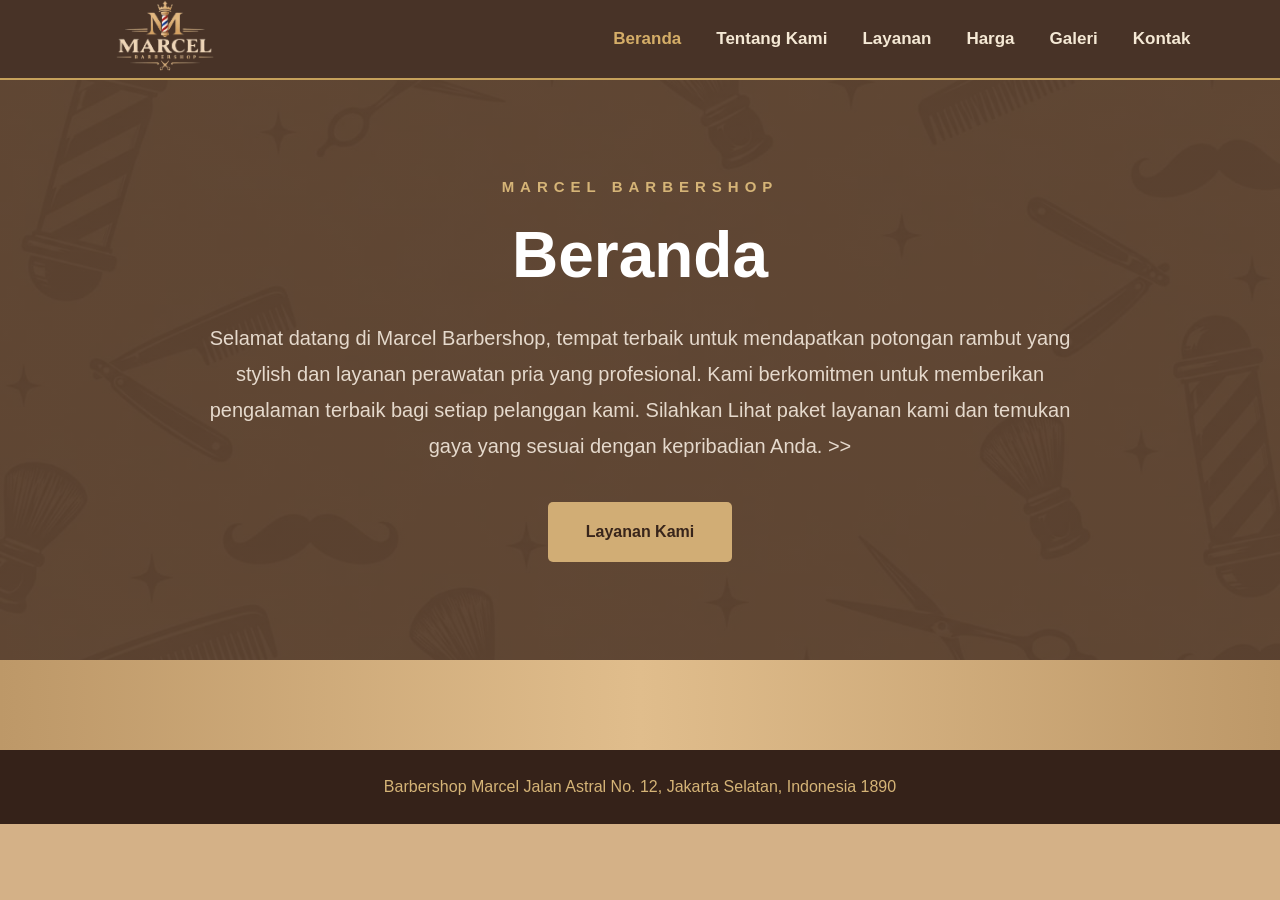
<file: index.html>
<!DOCTYPE html>
<html lang="id">

<head>
    <meta charset="UTF-8">
    <meta name="viewport" content="width=device-width, initial-scale=1.0">
    <title>Marcel Barbershop</title>
    <link rel="stylesheet" href="/assets/styles/global.css">
    <link rel="stylesheet" href="/assets/styles/index.css">
</head>

<body>

    <!-- HEADER -->
    <header>


        <!-- LOGO -->
        
        <!-- NAV -->
        <nav>
            <div class="logo">
                <a href="index.html">
                    <img src="/assets/images/logo/logo_barber_marcel-removebg-preview.png"
                         alt="Marcel Barbershop">
                </a>
            </div>
            
            <div class="menu">
                <a href="index.html" class="active">Beranda</a>
                <a href="/assets/pages/about.html">Tentang Kami</a>
                <a href="/assets/pages/product.html">Layanan</a>
                <a href="/assets/pages/pricing.html">Harga</a>
                <a href="/assets/pages/gallery.html">Galeri</a>
                <a href="/assets/pages/contact.html">Kontak</a>
            </div>


        </nav>

    </header>


    <!-- HERO  -->
    <section class="hero">

        <div class="hero-content">

            <h4>
                MARCEL BARBERSHOP
            </h4>

            <h1>
                Beranda
            </h1>

            <p>
                Selamat datang di Marcel Barbershop, tempat terbaik untuk mendapatkan potongan rambut yang stylish dan layanan 
                perawatan pria yang profesional. Kami berkomitmen untuk memberikan pengalaman terbaik bagi setiap pelanggan kami. Silahkan 
                Lihat paket layanan kami dan temukan gaya yang sesuai dengan kepribadian Anda. >>
            </p>

            <a href="/assets/pages/product.html" class="btn">
                Layanan Kami
            </a>

        </div>

    </section>


    <section class="bottom-section">
    </section>


    <!-- FOOTER -->
    <footer>

        <p>
            Barbershop Marcel  Jalan Astral No. 12, Jakarta Selatan, Indonesia  1890
        </p>

    </footer>

</body>
</html>
</file>
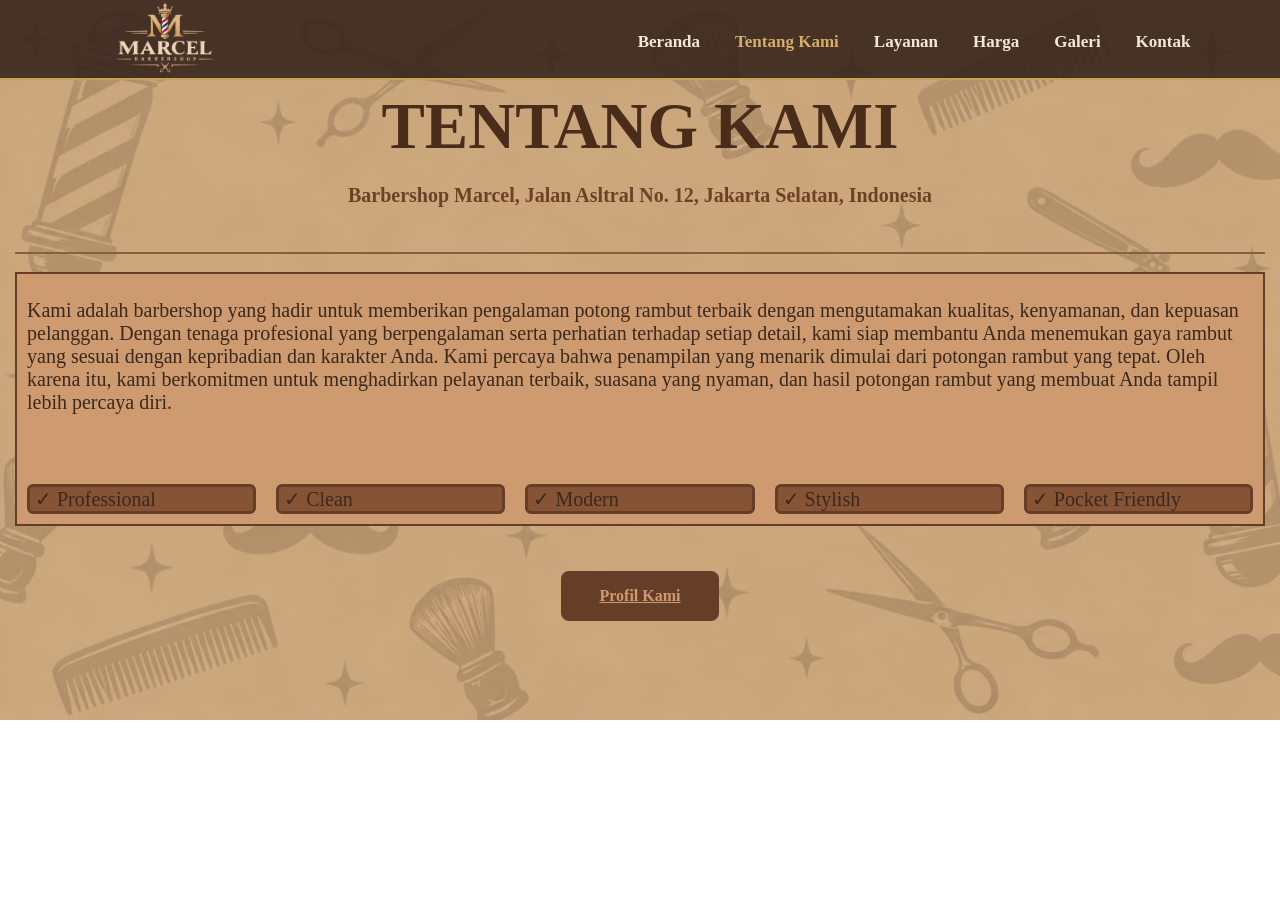
<file: assets/pages/about.html>
<!DOCTYPE html>
<html lang="en">

<head>
    <meta charset="UTF-8">
    <meta name="viewport" content="width=device-width, initial-scale=1.0">
    <title>About Hairstyle</title>
    <link rel="stylesheet" href="/assets/styles/about.css">
    <link rel="stylesheet" href="/assets/styles/global.css">

</head>

<body>
      <main>
        <nav>
            <div class="logo">
                <img src="/assets/images/logo/logo_barber_marcel-removebg-preview.png" alt="Logo Barber">
            </div>

            <div class="menu">
                <a href="/index.html">Beranda</a>
                <a href="/assets/pages/about.html" class="active">Tentang Kami</a>
                <a href="/assets/pages/product.html">Layanan</a>
                <a href="/assets/pages/pricing.html">Harga</a>
                <a href="/assets/pages/gallery.html">Galeri</a>
                <a href="/assets/pages/contact.html">Kontak</a>
            </div>
        </nav>

        <div class="event">
            <div class="title">
                <h1>TENTANG KAMI</h1>
                <h3>Barbershop Marcel, Jalan Asltral No. 12, Jakarta Selatan, Indonesia</p>
            </div>
    
    
            <hr class="line">
    
    
            <div class="paragraph">
                <p>Kami adalah barbershop yang hadir untuk memberikan pengalaman potong rambut terbaik dengan mengutamakan kualitas, kenyamanan, dan kepuasan pelanggan. Dengan tenaga profesional
                 yang berpengalaman serta perhatian terhadap setiap detail, kami siap membantu Anda menemukan gaya rambut yang sesuai dengan kepribadian dan karakter Anda. Kami percaya bahwa penampilan
                  yang menarik dimulai dari potongan rambut yang tepat. Oleh karena itu, kami berkomitmen untuk menghadirkan pelayanan terbaik, suasana yang nyaman, dan hasil potongan rambut yang membuat Anda tampil lebih percaya diri.</p>
    
                  
                  <div class="list">
                      <div class="centang">✓ Professional</div>
                      <div class="centang">✓ Clean</div>
                      <div class="centang">✓ Modern</div>
                      <div class="centang">✓ Stylish</div>
                      <div class="centang">✓ Pocket Friendly</div>
                    </div>
                    
            </div>
        </div>

        <div class="profile">
            <a class="marcel" href="/assets/pages/barber.html">Profil Kami</a>
        </div>

      </main>
</body>

</html>
</file>
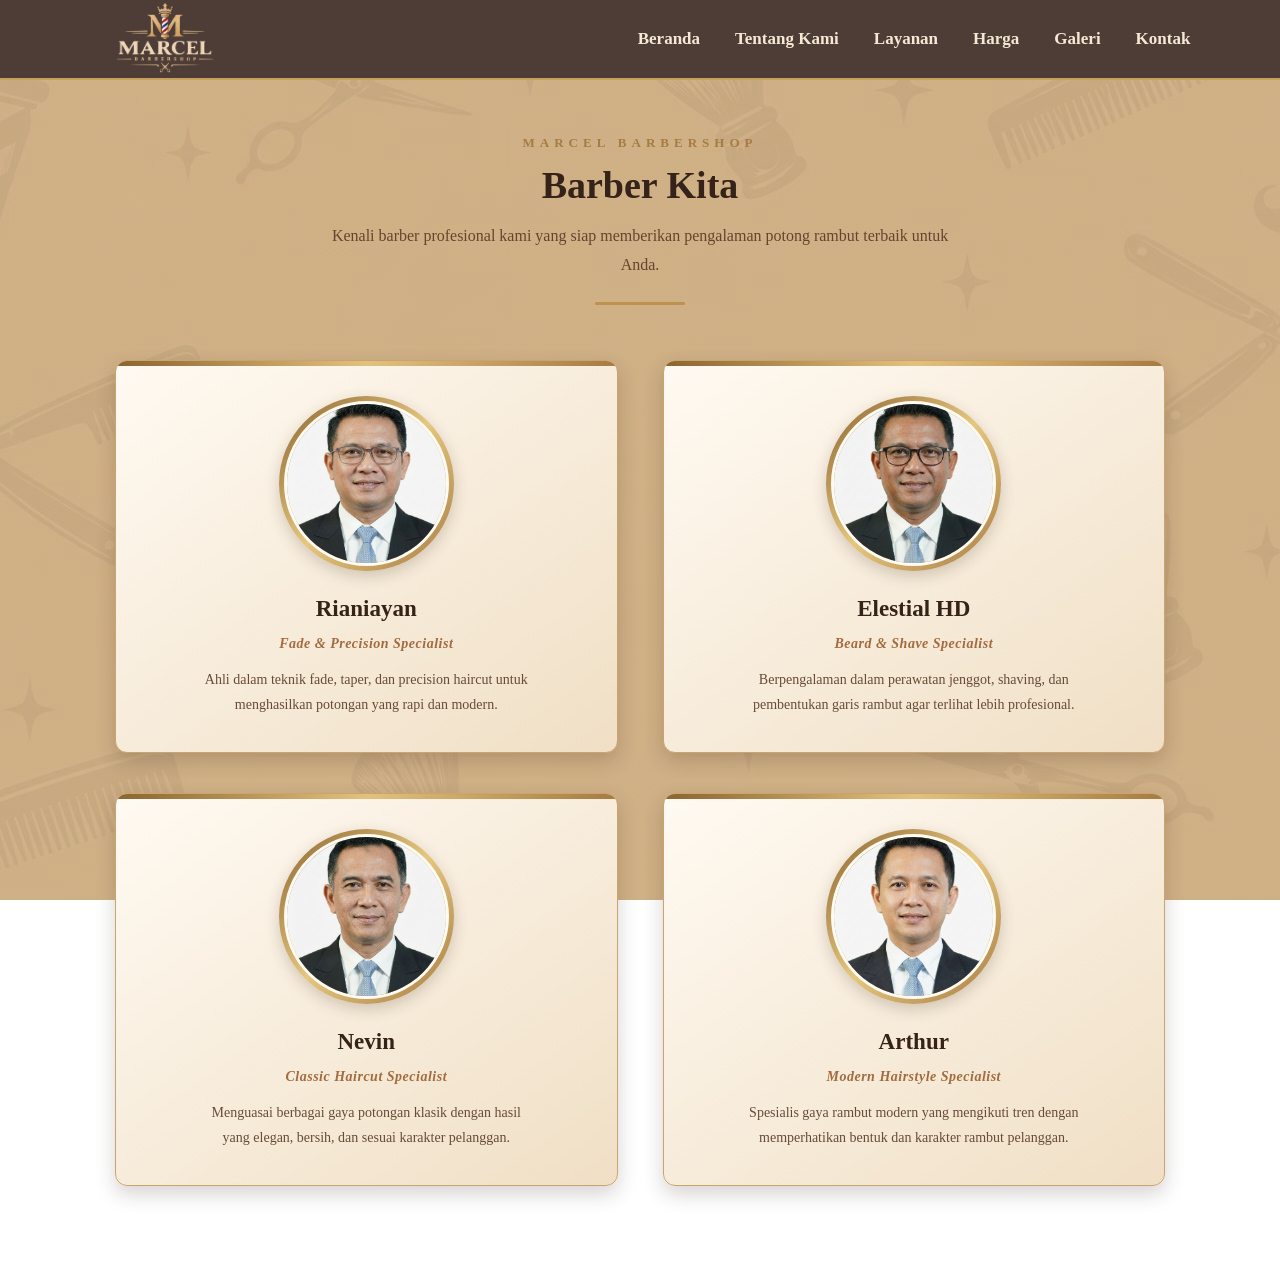
<file: assets/pages/barber.html>
<!DOCTYPE html>
<html lang="id">

<head>
    <meta charset="UTF-8">
    <meta name="viewport" content="width=device-width, initial-scale=1.0">

    <title>Profil Barber | Marcel Barbershop</title>

    <link rel="stylesheet" href="/assets/styles/global.css">
    <link rel="stylesheet" href="/assets/styles/barber.css">

</head>

<body>
    
    <!-- HEADER -->
    <nav>
        <div class="logo">
            <img src="/assets/images/logo/logo_barber_marcel-removebg-preview.png" alt="Marcel Barbershop">
        </div>

        <div class="menu">
            <a href="/index.html">Beranda</a>
            <a href="/assets/pages/about.html">Tentang Kami</a>
            <a href="/assets/pages/product.html">Layanan</a>
            <a href="/assets/pages/pricing.html">Harga</a>
            <a href="/assets/pages/gallery.html">Galeri</a>
            <a href="/assets/pages/contact.html">Kontak</a>
        </div>
    </nav>
    
    <section class="profile-section">

        <div class="profile-header">

            <span class="profile-subtitle">
                MARCEL BARBERSHOP
            </span>

            <h1>Barber Kita</h1>

            <p>
                Kenali barber profesional kami yang siap memberikan
                pengalaman potong rambut terbaik untuk Anda.
            </p>

            <div class="title-line"></div>

        </div>

        <div class="barber-container">


            <!-- BARBER 1 -->
            <div class="barber-card">

                <div class="barber-image">
                    <img src="/assets/images/profile-barber/barber-1.jpeg"
                         alt="Rianiayan">
                </div>

                <div class="barber-info">

                    <h2>Rianiayan</h2>

                    <span class="barber-role">
                        Fade & Precision Specialist
                    </span>

                    <p>
                        Ahli dalam teknik fade, taper, dan precision
                        haircut untuk menghasilkan potongan yang rapi
                        dan modern.
                    </p>

                </div>

            </div>


            <!-- BARBER 2 -->
            <div class="barber-card">

                <div class="barber-image">
                    <img src="/assets/images/profile-barber/barber-2.jpeg"
                         alt="Elestial HD">
                </div>

                <div class="barber-info">

                    <h2>Elestial HD</h2>

                    <span class="barber-role">
                        Beard & Shave Specialist
                    </span>

                    <p>
                        Berpengalaman dalam perawatan jenggot,
                        shaving, dan pembentukan garis rambut
                        agar terlihat lebih profesional.
                    </p>

                </div>

            </div>


            <!-- BARBER 3 -->
            <div class="barber-card">

                <div class="barber-image">
                    <img src="/assets/images/profile-barber/barber-3.jpeg"
                         alt="Nevin">
                </div>

                <div class="barber-info">

                    <h2>Nevin</h2>

                    <span class="barber-role">
                        Classic Haircut Specialist
                    </span>

                    <p>
                        Menguasai berbagai gaya potongan klasik
                        dengan hasil yang elegan, bersih,
                        dan sesuai karakter pelanggan.
                    </p>

                </div>

            </div>


            <!-- BARBER 4 -->
            <div class="barber-card">

                <div class="barber-image">
                    <img src="/assets/images/profile-barber/barber-4.jpeg"
                         alt="Arthur">
                </div>

                <div class="barber-info">

                    <h2>Arthur</h2>

                    <span class="barber-role">
                        Modern Hairstyle Specialist
                    </span>

                    <p>
                        Spesialis gaya rambut modern yang
                        mengikuti tren dengan memperhatikan
                        bentuk dan karakter rambut pelanggan.
                    </p>

                </div>

            </div>


        </div>

    </section>


</body>
</html>
</file>
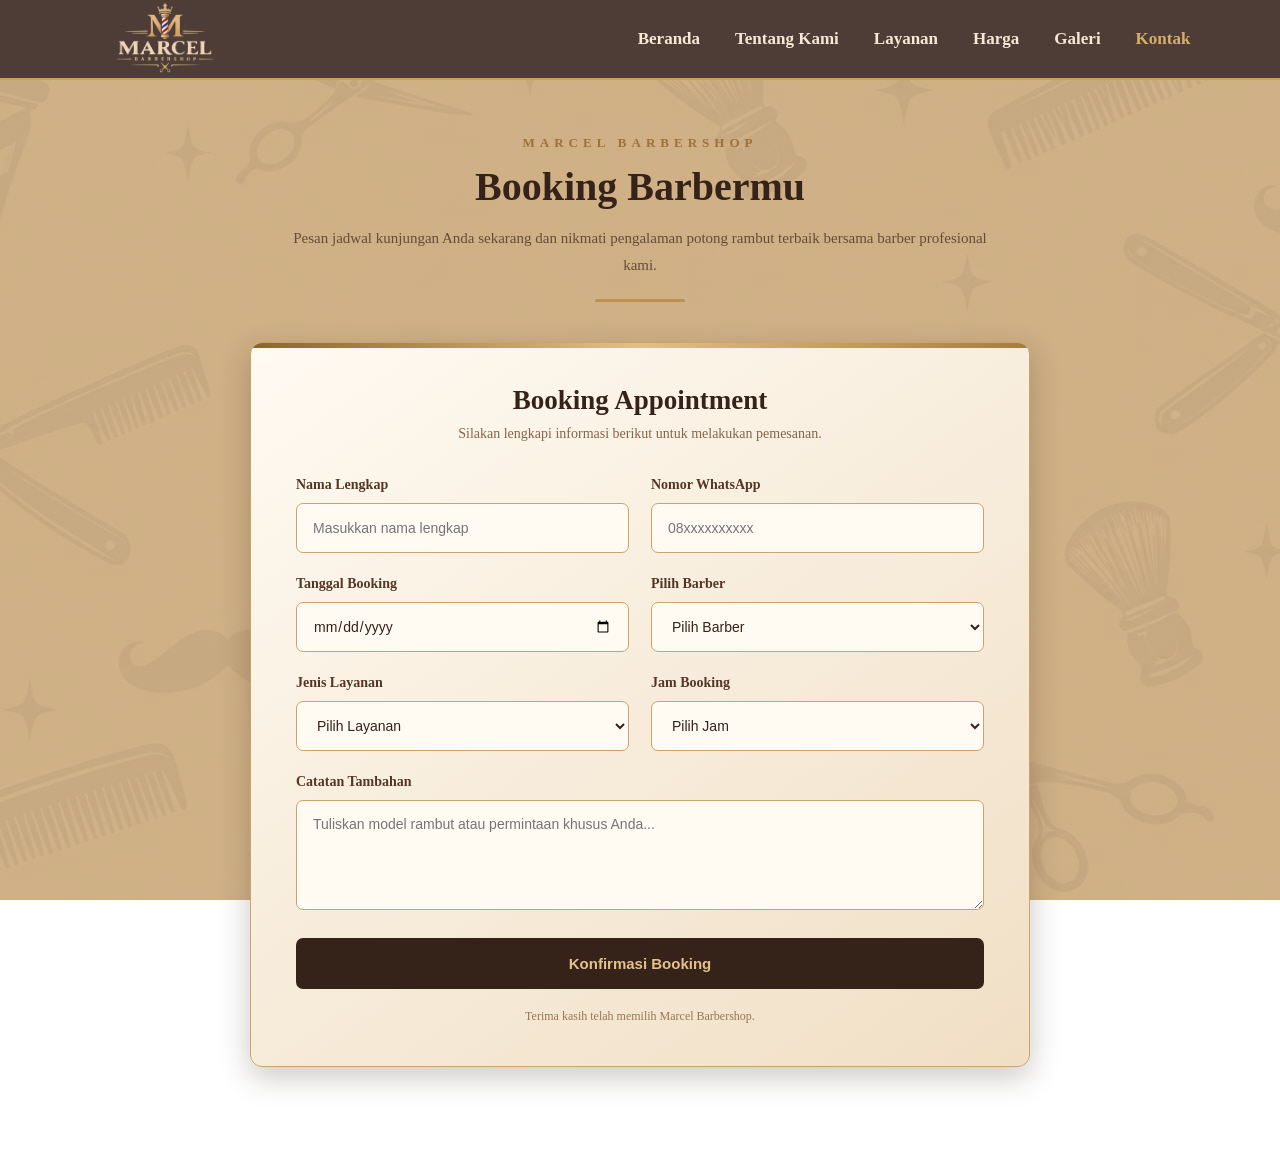
<file: assets/pages/booking.html>
<!DOCTYPE html>
<html lang="id">

<head>
    <meta charset="UTF-8">
    <meta name="viewport" content="width=device-width, initial-scale=1.0">

    <title>Booking | Marcel Barbershop</title>

    <link rel="stylesheet" href="/assets/styles/global.css">
    <link rel="stylesheet" href="/assets/styles/booking.css">

    </head>

<body>

    <!-- HEADER -->
    <nav>
        <div class="logo">
            <img src="/assets/images/logo/logo_barber_marcel-removebg-preview.png" alt="Marcel Barbershop">
        </div>

        <div class="menu">
            <a href="/index.html">Beranda</a>
            <a href="/assets/pages/about.html">Tentang Kami</a>
            <a href="/assets/pages/product.html">Layanan</a>
            <a href="/assets/pages/pricing.html">Harga</a>
            <a href="/assets/pages/gallery.html">Galeri</a>
            <a href="/assets/pages/contact.html" class="active">Kontak</a>
        </div>
    </nav>

<section class="booking-section">

    <!-- BOOKING HEADER -->
    <div class="booking-header">

        <span>MARCEL BARBERSHOP</span>

        <h1>Booking Barbermu</h1>

        <p>
            Pesan jadwal kunjungan Anda sekarang dan nikmati
            pengalaman potong rambut terbaik bersama barber
            profesional kami.
        </p>

        <div class="booking-line"></div>

    </div>


    <!-- BOOKING FORM -->
    <div class="booking-form-card">

        <div class="card-heading">

            <h2>Booking Appointment</h2>

            <p>
                Silakan lengkapi informasi berikut untuk
                melakukan pemesanan.
            </p>

        </div>


        <form action="#" method="get">

            <div class="form-row">

                <div class="form-group">

                    <label for="name">
                        Nama Lengkap
                    </label>

                    <input
                        type="text"
                        id="name"
                        name="nama"
                        placeholder="Masukkan nama lengkap"
                        required
                    >

                </div>


                <div class="form-group">

                    <label for="phone">
                        Nomor WhatsApp
                    </label>

                    <input
                        type="tel"
                        id="phone"
                        name="whatsapp"
                        placeholder="08xxxxxxxxxx"
                        required
                    >

                </div>

            </div>


            <div class="form-row">

                <div class="form-group">

                    <label for="date">
                        Tanggal Booking
                    </label>

                    <input
                        type="date"
                        id="date"
                        name="tanggal"
                        required
                    >

                </div>


                <div class="form-group">

                    <label for="barber">
                        Pilih Barber
                    </label>

                    <select id="barber" name="barber" required>

                        <option value="">
                            Pilih Barber
                        </option>

                        <option value="Rianiayan">
                            Rianiayan
                        </option>

                        <option value="Elestial HD">
                            Elestial HD
                        </option>

                        <option value="Nevin">
                            Nevin
                        </option>

                        <option value="Arthur">
                            Arthur
                        </option>

                    </select>

                </div>

            </div>


            <div class="form-row">

                <div class="form-group">

                    <label for="service">
                        Jenis Layanan
                    </label>

                    <select id="service" name="layanan" required>

                        <option value="">
                            Pilih Layanan
                        </option>

                        <option value="Haircut">
                            Haircut
                        </option>

                        <option value="Haircut & Wash">
                            Haircut & Wash
                        </option>

                        <option value="Beard Shaving">
                            Beard Shaving
                        </option>

                        <option value="Hair Styling">
                            Hair Styling
                        </option>

                        <option value="Haircut & Beard">
                            Haircut & Beard
                        </option>

                    </select>

                </div>


                <div class="form-group">

                    <label for="time">
                        Jam Booking
                    </label>

                    <select id="time" name="jam" required>

                        <option value="">
                            Pilih Jam
                        </option>

                        <option value="09:00">09:00 WIB</option>
                        <option value="10:00">10:00 WIB</option>
                        <option value="11:00">11:00 WIB</option>
                        <option value="13:00">13:00 WIB</option>
                        <option value="14:00">15:00 WIB</option>
                        <option value="15:00">17:00 WIB</option>
                        <option value="16:00">21:00 WIB</option>

                    </select>

                </div>

            </div>


            <div class="form-group">

                <label for="notes">
                    Catatan Tambahan
                </label>

                <textarea
                    id="notes"
                    name="catatan"
                    rows="4"
                    placeholder="Tuliskan model rambut atau permintaan khusus Anda..."
                ></textarea>

            </div>


            <button type="submit" class="booking-button">
                Konfirmasi Booking
            </button>


            <p class="form-footer">
                Terima kasih telah memilih Marcel Barbershop.
            </p>

        </form>

    </div>

</section>
</file>
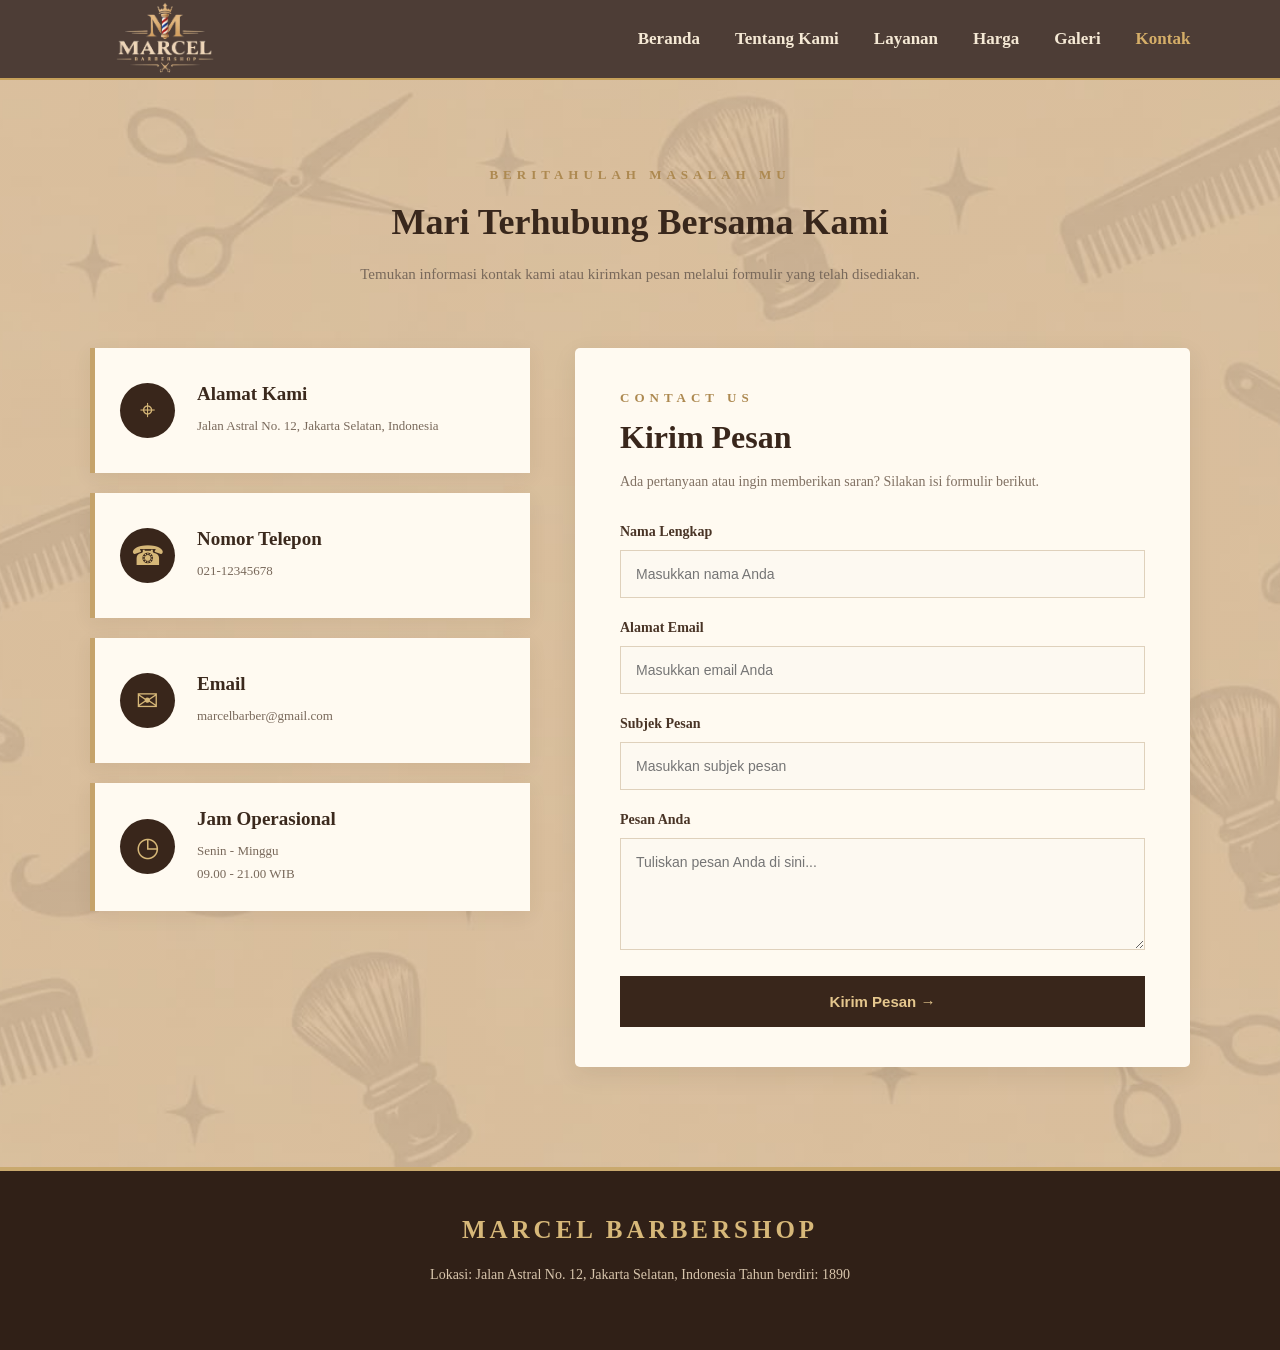
<file: assets/pages/contact.html>
<!DOCTYPE html>
<html lang="id">
<head>
    <meta charset="UTF-8">
    <meta name="viewport" content="width=device-width, initial-scale=1.0">
    <title>Kontak - Marcel Barbershop</title>

    <link rel="stylesheet" href="/assets/styles/global.css">
    <link rel="stylesheet" href="/assets/styles/contact.css">
    
</head>
<body>

    <!-- HEADER -->
       <!-- HEADER -->
    <nav>
        <div class="logo">
            <img src="/assets/images/logo/logo_barber_marcel-removebg-preview.png" alt="Marcel Barbershop">
        </div>

        <div class="menu">
            <a href="/index.html">Beranda</a>
            <a href="/assets/pages/about.html">Tentang Kami</a>
            <a href="/assets/pages/product.html">Layanan</a>
            <a href="/assets/pages/pricing.html">Harga</a>
            <a href="/assets/pages/gallery.html">Galeri</a>
            <a href="/assets/pages/contact.html" class="active">Kontak</a>
        </div>
    </nav>



    <!-- INFORMASI KONTAK -->
    <section class="contact-section" id="contact-info">

        <div class="section-heading">
            <span>BERITAHULAH MASALAH MU</span>
            <h2>Mari Terhubung Bersama Kami</h2>
            <p>
                Temukan informasi kontak kami atau kirimkan pesan
                melalui formulir yang telah disediakan.
            </p>
        </div>


        <div class="contact-container">

            <!-- DETAIL KONTAK -->
            <div class="contact-details">

                <div class="contact-card">
                    <div class="contact-icon">⌖</div>

                    <div>
                        <h3>Alamat Kami</h3>
                        <p>
                            Jalan Astral No. 12,
                            Jakarta Selatan, Indonesia
                        </p>
                    </div>
                </div>


                <div class="contact-card">
                    <div class="contact-icon">☎</div>

                    <div>
                        <h3>Nomor Telepon</h3>
                        <p>021-12345678</p>
                    </div>
                </div>


                <div class="contact-card">
                    <div class="contact-icon">✉</div>

                    <div>
                        <h3>Email</h3>
                        <p>marcelbarber@gmail.com</p>
                    </div>
                </div>


                <div class="contact-card">
                    <div class="contact-icon">◷</div>

                    <div>
                        <h3>Jam Operasional</h3>
                        <p>
                            Senin - Minggu<br>
                            09.00 - 21.00 WIB
                        </p>
                    </div>
                </div>

            </div>


            <!-- FORM KONTAK -->
            <div class="contact-form">

                <div class="form-heading">
                    <span>CONTACT US</span>
                    <h2>Kirim Pesan</h2>
                    <p>
                        Ada pertanyaan atau ingin memberikan saran?
                        Silakan isi formulir berikut.
                    </p>
                </div>


                <form action="#" method="post">

                    <div class="form-group">
                        <label for="name">Nama Lengkap</label>
                        <input
                            type="text"
                            id="name"
                            name="name"
                            placeholder="Masukkan nama Anda"
                            required
                        >
                    </div>


                    <div class="form-group">
                        <label for="email">Alamat Email</label>
                        <input
                            type="email"
                            id="email"
                            name="email"
                            placeholder="Masukkan email Anda"
                            required
                        >
                    </div>


                    <div class="form-group">
                        <label for="subject">Subjek Pesan</label>
                        <input
                            type="text"
                            id="subject"
                            name="subject"
                            placeholder="Masukkan subjek pesan"
                            required
                        >
                    </div>


                    <div class="form-group">
                        <label for="message">Pesan Anda</label>
                        <textarea
                            id="message"
                            name="message"
                            rows="5"
                            placeholder="Tuliskan pesan Anda di sini..."
                            required
                        ></textarea>
                    </div>


                    <button type="reset" class="submit-button">
                        Kirim Pesan →
                    </button>

                </form>

            </div>

        </div>

    </section>

    </section>


    <!-- FOOTER -->
    <footer class="footer">

        <div class="footer-content">
            <h2>MARCEL BARBERSHOP</h2>

            <p>
                Lokasi: Jalan Astral No. 12, Jakarta Selatan, Indonesia
                Tahun berdiri: 1890
            </p>

        </div>

    </footer>

</body>
</html>
</file>
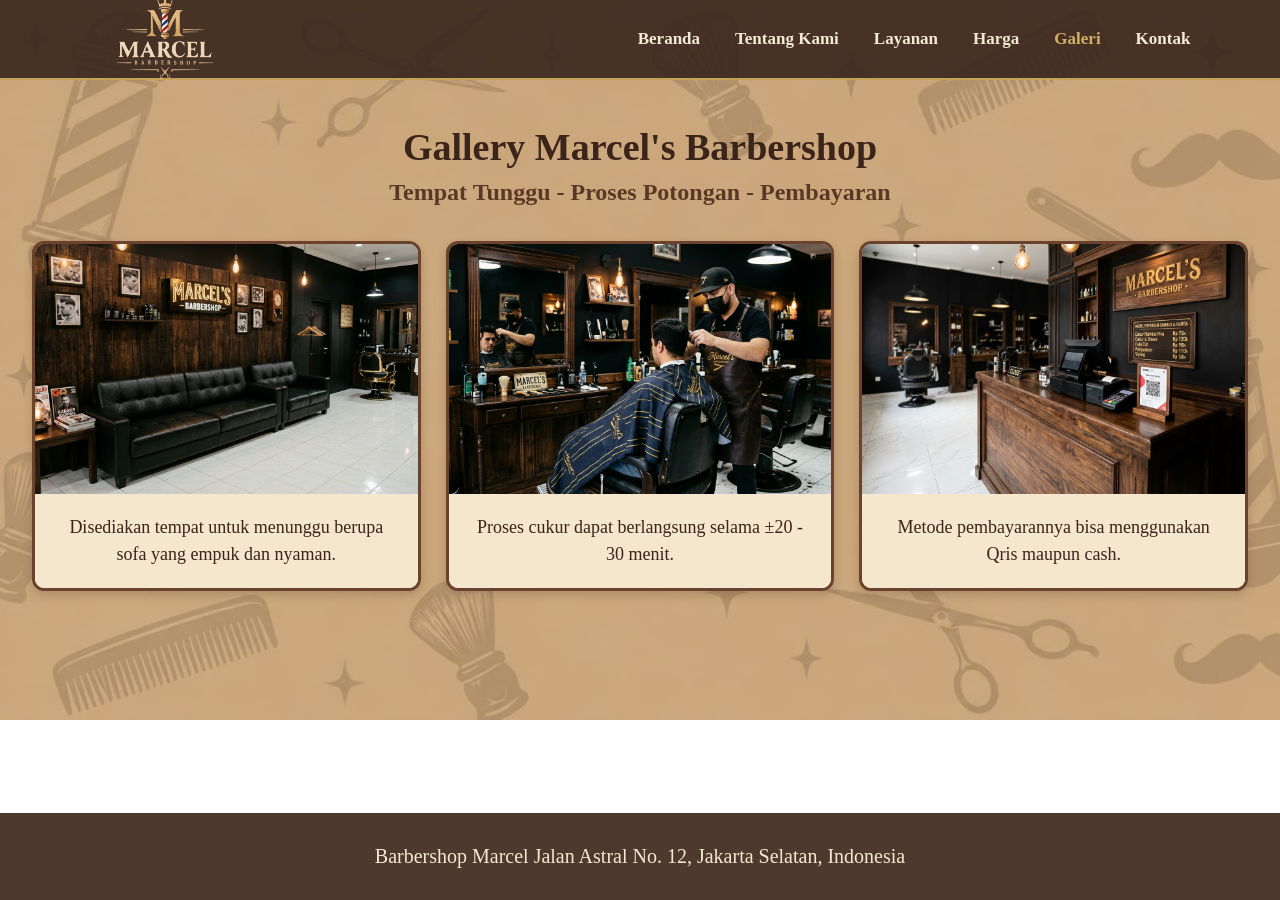
<file: assets/pages/gallery.html>
<!DOCTYPE html>
<html lang="en">
<head>
    <meta charset="UTF-8">
    <meta name="viewport" content="width=device-width, initial-scale=1.0">
    <title>Gallery</title>
    <link rel="stylesheet" href="/assets/styles/gallery.css">
    <link rel="stylesheet" href="/assets/styles/global.css">
</head>

<body>

    <main>
        <nav>
            <img class="logo" src="/assets/images/logo/logo_barber_marcel-removebg-preview.png" alt="Logo">

            <div class="menu">
                <a href="/index.html">Beranda</a>
                <a href="/assets/pages/about.html">Tentang Kami</a>
                <a href="/assets/pages/product.html">Layanan</a>
                <a href="/assets/pages/pricing.html">Harga</a>
                <a class="active" href="/assets/pages/gallery.html">Galeri</a>
                <a href="/assets/pages/contact.html">Kontak</a>
            </div>
        </nav>

        <div class="event">
            <div class="fonttitle">
                <h1 class="title">Gallery Marcel's Barbershop</h1>
    
                <h2 class="subtitle">
                    Tempat Tunggu - Proses Potongan - Pembayaran
                </h2>
            </div>
    
    
            <div class="gallery">
    
                <div class="card">
                    <img src="/assets/images/gallery/interior_kursi_tunggu.jpg" alt="Kursi Menunggu" width="300" >
    
                    <div class="information">
                        <p>Disediakan tempat untuk menunggu berupa sofa yang empuk dan nyaman.</p>
                    </div>
                </div>
        
                <div class="card">
                    <img src="/assets/images/gallery/Foto_proses_nyukur.jpg" alt="Proses Nyukur" width="300" >
    
                    <div class="information">
                        <p>Proses cukur dapat berlangsung selama ±20 - 30 menit.</p>
                    </div>
                </div>
        
                <div class="card">
                    <img src="/assets/images/gallery/Kasir.jpg" alt="Kasir" width="300" >
    
                    <div class="information">
                        <p>Metode pembayarannya bisa menggunakan Qris maupun cash.</p>
                    </div>
                </div>
        
            </div>
        </div>



    </main>

    <footer class="destination">
        <p>Barbershop Marcel Jalan Astral No. 12, Jakarta Selatan, Indonesia</p>
    </footer>

</body>

</html>
</file>
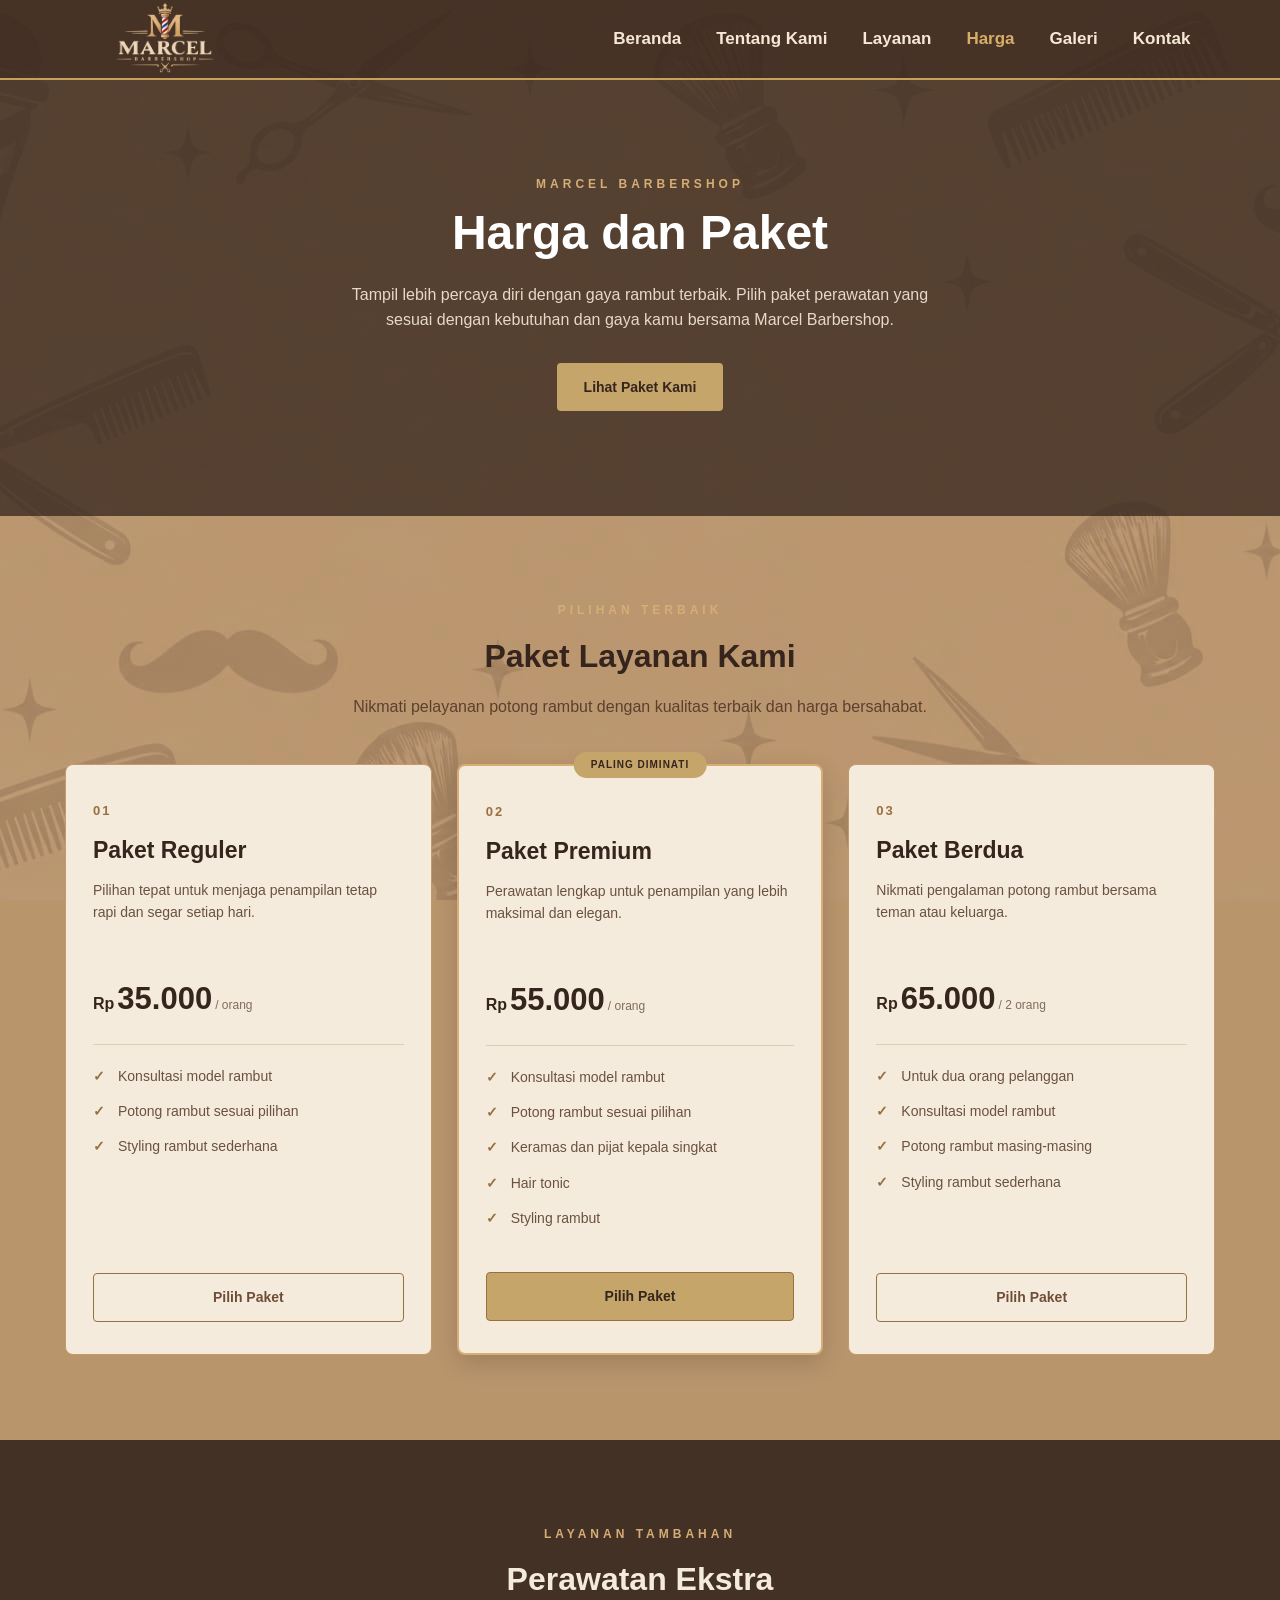
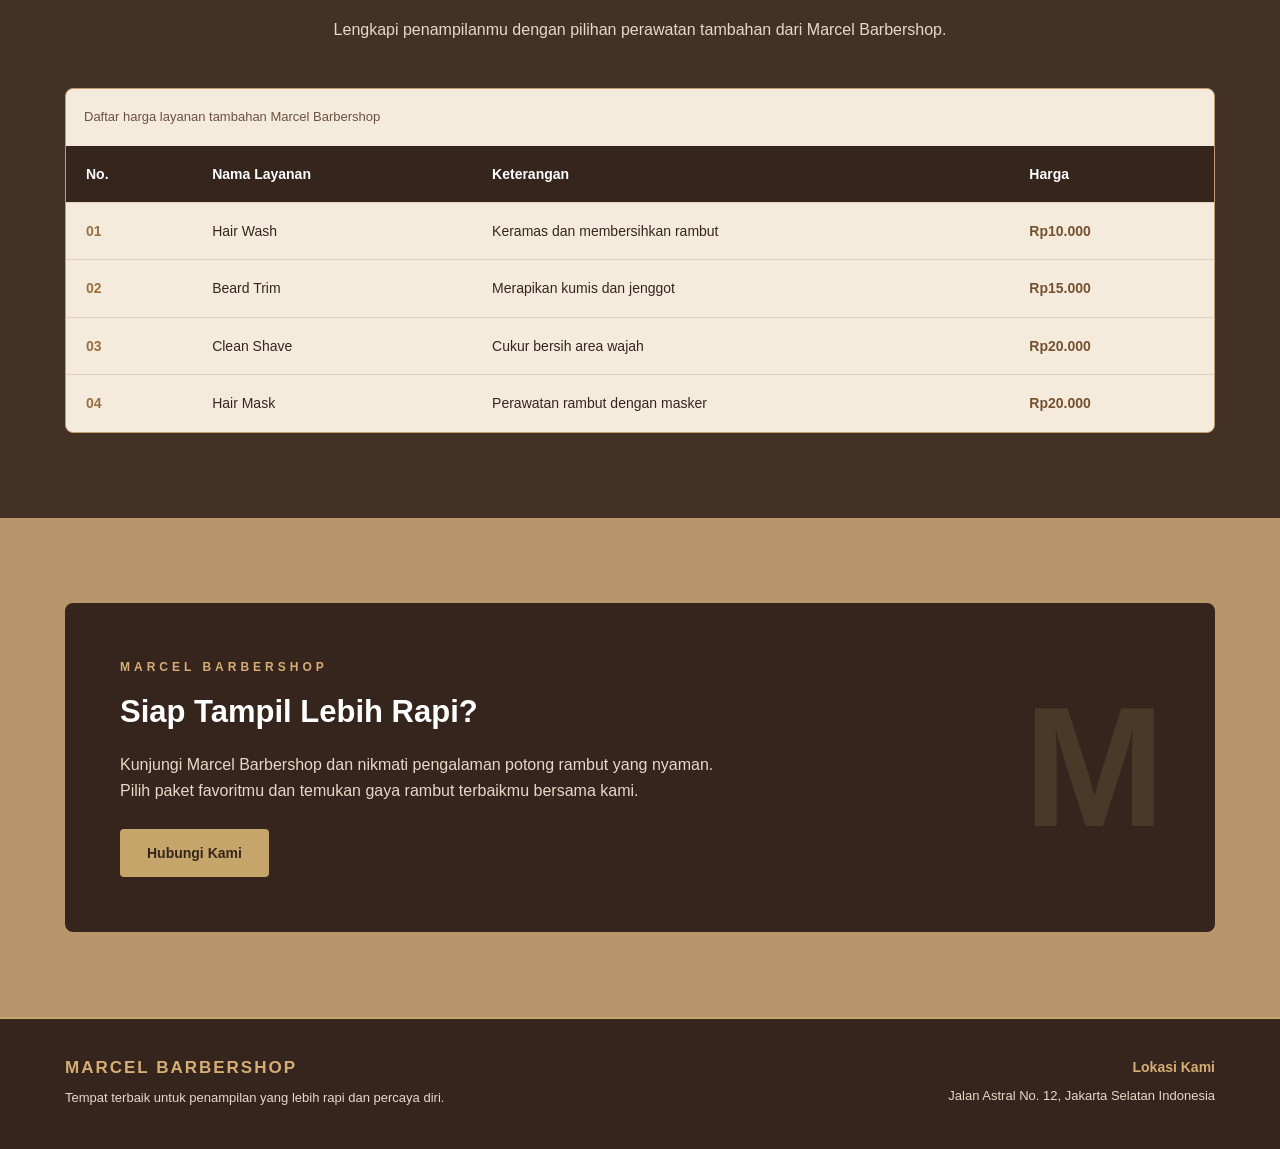
<file: assets/pages/pricing.html>
<!DOCTYPE html>
<html lang="id">
<head>
    <meta charset="UTF-8">
    <meta name="viewport" content="width=device-width, initial-scale=1.0">
    <meta name="description" content="Harga dan paket layanan Marcel Barbershop di Sungai Raya Dalam.">

    <title>Harga dan Paket | Marcel Barbershop</title>

    <link rel="stylesheet" href="/assets/styles/global.css">
    <link rel="stylesheet" href="/assets/styles/pricing.css">
</head>

<body class="pricing-page">

   
    <header class="pricing-header">
        <div class="pricing-container pricing-header-inner">

            <a href="/index.html" class="pricing-brand">
                <img
                    src="/assets/images/logo/logo_barber_marcel-removebg-preview.png"
                    alt="Logo Marcel Barbershop"
                    class="pricing-brand-logo"
                >
            </a>

           
            <nav class="pricing-nav" aria-label="Navigasi utama">
                <ul>
                    <li><a href="/index.html">Beranda</a></li>
                    <li><a href="/assets/pages/about.html">Tentang Kami</a></li>
                    <li><a href="/assets/pages/product.html">Layanan</a></li>
                    <li>
                        <a href="/assets/pages/pricing.html" class="active" aria-current="page">
                            Harga
                        </a>
                    </li>
                    <li><a href="/assets/pages/gallery.html">Galeri</a></li>
                    <li><a href="/assets/pages/contact.html">Kontak</a></li>
                </ul>
            </nav>

        </div>
    </header>

    <main>

        
        <section class="pricing-hero">
            <div class="pricing-container">

                <p class="pricing-subtitle">MARCEL BARBERSHOP</p>

                <h1>Harga dan Paket</h1>

                <p class="pricing-hero-description">
                    Tampil lebih percaya diri dengan gaya rambut terbaik.
                    Pilih paket perawatan yang sesuai dengan kebutuhan
                    dan gaya kamu bersama Marcel Barbershop.
                </p>

                <a href="#paket" class="pricing-button">
                    Lihat Paket Kami
                </a>

            </div>
        </section>

        
        <section class="pricing-packages" id="paket">
            <div class="pricing-container">

                <div class="pricing-section-heading">
                    <p class="pricing-subtitle">PILIHAN TERBAIK</p>

                    <h2>Paket Layanan Kami</h2>

                    <p>
                        Nikmati pelayanan potong rambut dengan
                        kualitas terbaik dan harga bersahabat.
                    </p>
                </div>

                <div class="pricing-card-grid">

                    <!-- Regular Package -->
                    <article class="pricing-card">

                        <div class="pricing-card-top">
                            <span class="pricing-number">01</span>

                            <h3>Paket Reguler</h3>

                            <p class="pricing-card-description">
                                Pilihan tepat untuk menjaga penampilan
                                tetap rapi dan segar setiap hari.
                            </p>
                        </div>

                        <div class="pricing-price">
                            <span class="pricing-currency">Rp</span>
                            <span class="pricing-amount">35.000</span>
                            <span class="pricing-unit">/ orang</span>
                        </div>

                        <div class="pricing-card-divider"></div>

                        <ul class="pricing-features">
                            <li>Konsultasi model rambut</li>
                            <li>Potong rambut sesuai pilihan</li>
                            <li>Styling rambut sederhana</li>
                        </ul>

                        <a href="/assets/pages/booking.html" class="pricing-card-button">
                            Pilih Paket
                        </a>

                    </article>

                    <!-- Premium Package -->
                    <article class="pricing-card pricing-card-featured">

                        <span class="pricing-popular">
                            PALING DIMINATI
                        </span>

                        <div class="pricing-card-top">
                            <span class="pricing-number">02</span>

                            <h3>Paket Premium</h3>

                            <p class="pricing-card-description">
                                Perawatan lengkap untuk penampilan
                                yang lebih maksimal dan elegan.
                            </p>
                        </div>

                        <div class="pricing-price">
                            <span class="pricing-currency">Rp</span>
                            <span class="pricing-amount">55.000</span>
                            <span class="pricing-unit">/ orang</span>
                        </div>

                        <div class="pricing-card-divider"></div>

                        <ul class="pricing-features">
                            <li>Konsultasi model rambut</li>
                            <li>Potong rambut sesuai pilihan</li>
                            <li>Keramas dan pijat kepala singkat</li>
                            <li>Hair tonic</li>
                            <li>Styling rambut</li>
                        </ul>

                        <a href="/assets/pages/booking.html" class="pricing-card-button">
                            Pilih Paket
                        </a>

                    </article>

                    <!-- Couple Package -->
                    <article class="pricing-card">

                        <div class="pricing-card-top">
                            <span class="pricing-number">03</span>

                            <h3>Paket Berdua</h3>

                            <p class="pricing-card-description">
                                Nikmati pengalaman potong rambut
                                bersama teman atau keluarga.
                            </p>
                        </div>

                        <div class="pricing-price">
                            <span class="pricing-currency">Rp</span>
                            <span class="pricing-amount">65.000</span>
                            <span class="pricing-unit">/ 2 orang</span>
                        </div>

                        <div class="pricing-card-divider"></div>

                        <ul class="pricing-features">
                            <li>Untuk dua orang pelanggan</li>
                            <li>Konsultasi model rambut</li>
                            <li>Potong rambut masing-masing</li>
                            <li>Styling rambut sederhana</li>
                        </ul>

                        <a href="/assets/pages/booking.html" class="pricing-card-button">
                            Pilih Paket
                        </a>

                    </article>

                </div>
            </div>
        </section>

      
        <section class="pricing-extras">
            <div class="pricing-container">

                <div class="pricing-section-heading">
                    <p class="pricing-subtitle">LAYANAN TAMBAHAN</p>

                    <h2>Perawatan Ekstra</h2>

                    <p>
                        Lengkapi penampilanmu dengan pilihan
                        perawatan tambahan dari Marcel Barbershop.
                    </p>
                </div>

                <div class="pricing-table-wrapper">

                    <table class="pricing-table">

                        <caption>
                            Daftar harga layanan tambahan Marcel Barbershop
                        </caption>

                        <thead>
                            <tr>
                                <th scope="col">No.</th>
                                <th scope="col">Nama Layanan</th>
                                <th scope="col">Keterangan</th>
                                <th scope="col">Harga</th>
                            </tr>
                        </thead>

                        <tbody>
                            <tr>
                                <th scope="row">01</th>
                                <td>Hair Wash</td>
                                <td>Keramas dan membersihkan rambut</td>
                                <td>Rp10.000</td>
                            </tr>

                            <tr>
                                <th scope="row">02</th>
                                <td>Beard Trim</td>
                                <td>Merapikan kumis dan jenggot</td>
                                <td>Rp15.000</td>
                            </tr>

                            <tr>
                                <th scope="row">03</th>
                                <td>Clean Shave</td>
                                <td>Cukur bersih area wajah</td>
                                <td>Rp20.000</td>
                            </tr>

                            <tr>
                                <th scope="row">04</th>
                                <td>Hair Mask</td>
                                <td>Perawatan rambut dengan masker</td>
                                <td>Rp20.000</td>
                            </tr>
                        </tbody>

                    </table>

                </div>
            </div>
        </section>

        
        <section class="pricing-information">
            <div class="pricing-container">

                <div class="pricing-info-box">

                    <div class="pricing-info-content">

                        <p class="pricing-subtitle">
                            MARCEL BARBERSHOP
                        </p>

                        <h2>Siap Tampil Lebih Rapi?</h2>

                        <p>
                            Kunjungi Marcel Barbershop dan nikmati
                            pengalaman potong rambut yang nyaman.
                            Pilih paket favoritmu dan temukan
                            gaya rambut terbaikmu bersama kami.
                        </p>

                        <a href="contact.html" class="pricing-button">
                            Hubungi Kami
                        </a>

                    </div>

                    <div class="pricing-info-decoration">M</div>

                </div>
            </div>
        </section>

    </main>


    <footer class="pricing-footer">
        <div class="pricing-container">

            <div class="pricing-footer-content">

                <div class="pricing-footer-brand">
                    <h2>MARCEL BARBERSHOP</h2>

                    <p>
                        Tempat terbaik untuk penampilan
                        yang lebih rapi dan percaya diri.
                    </p>
                </div>

                <div class="pricing-footer-location">
                    <h3>Lokasi Kami</h3>

                    <p>
                        Jalan Astral No. 12, Jakarta Selatan
                        Indonesia
                    </p>
                </div>

            </div>

    </footer>

</body>
</html>
</file>
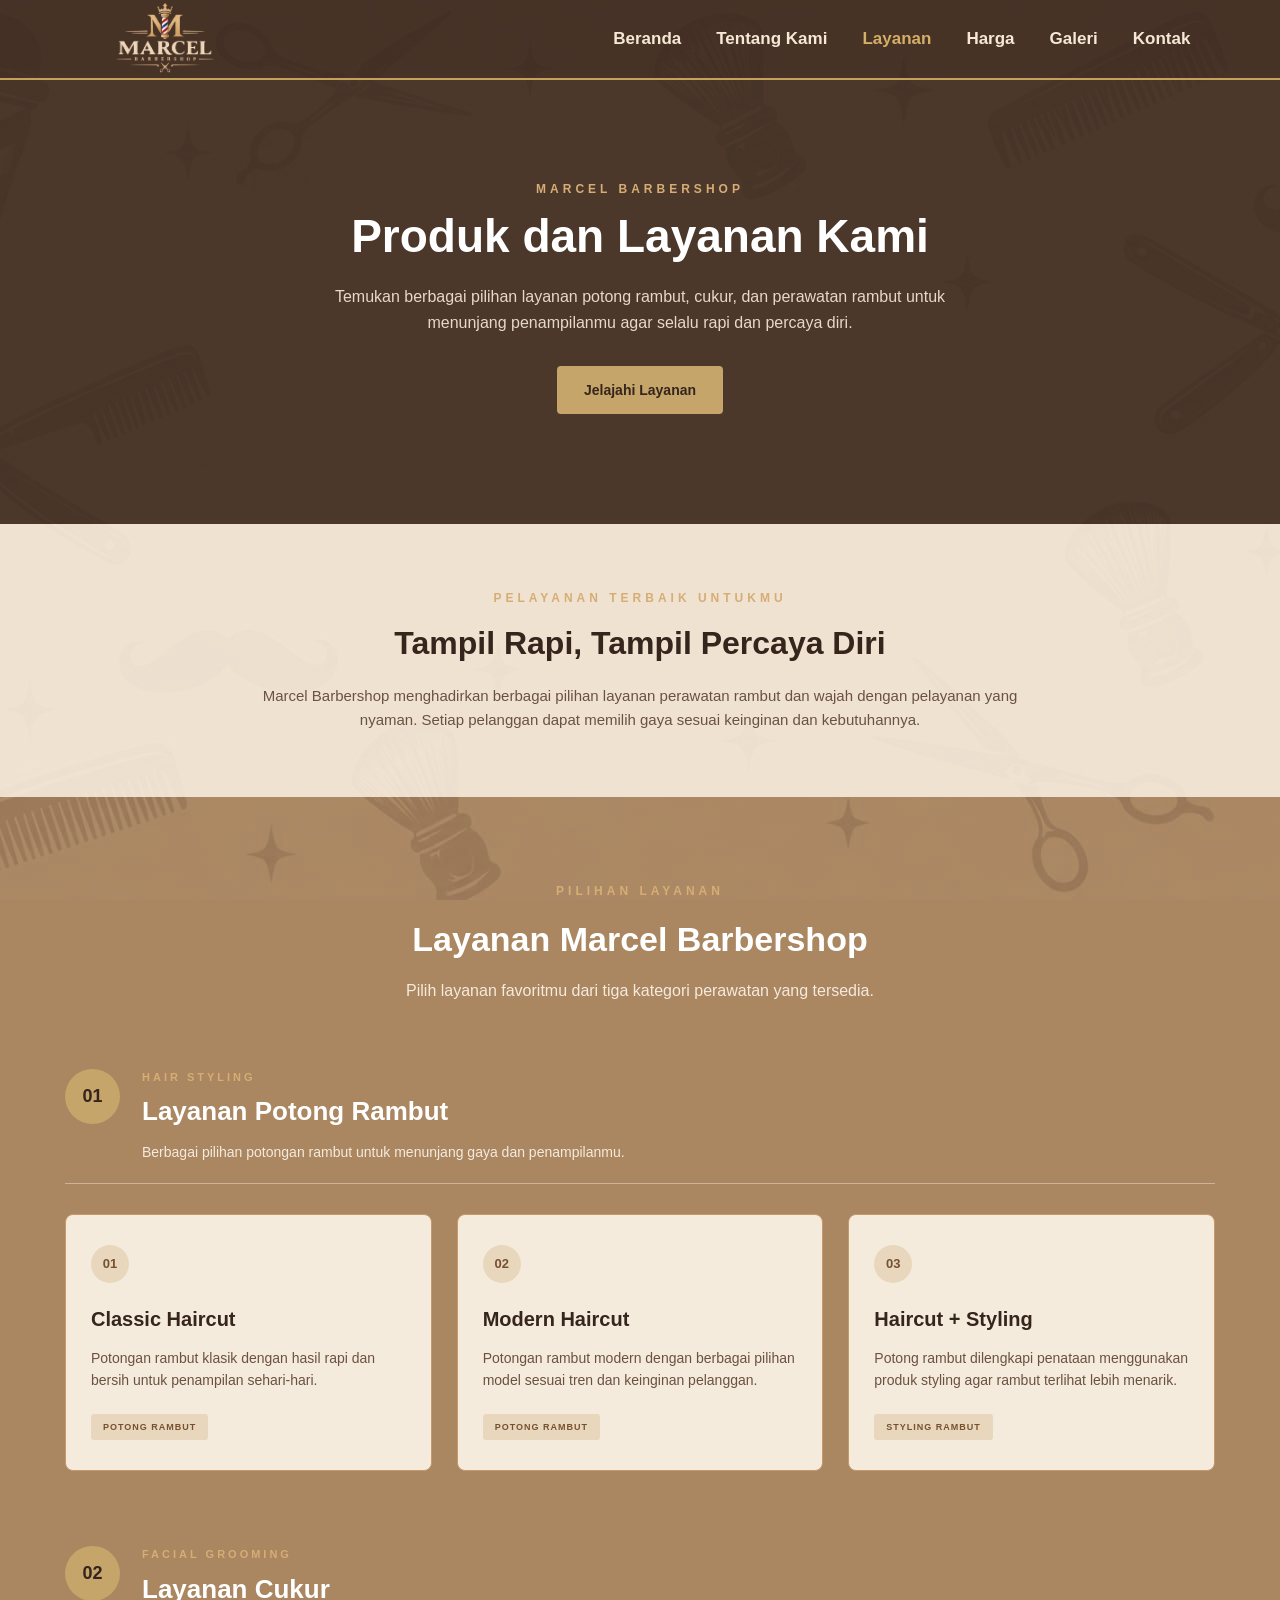
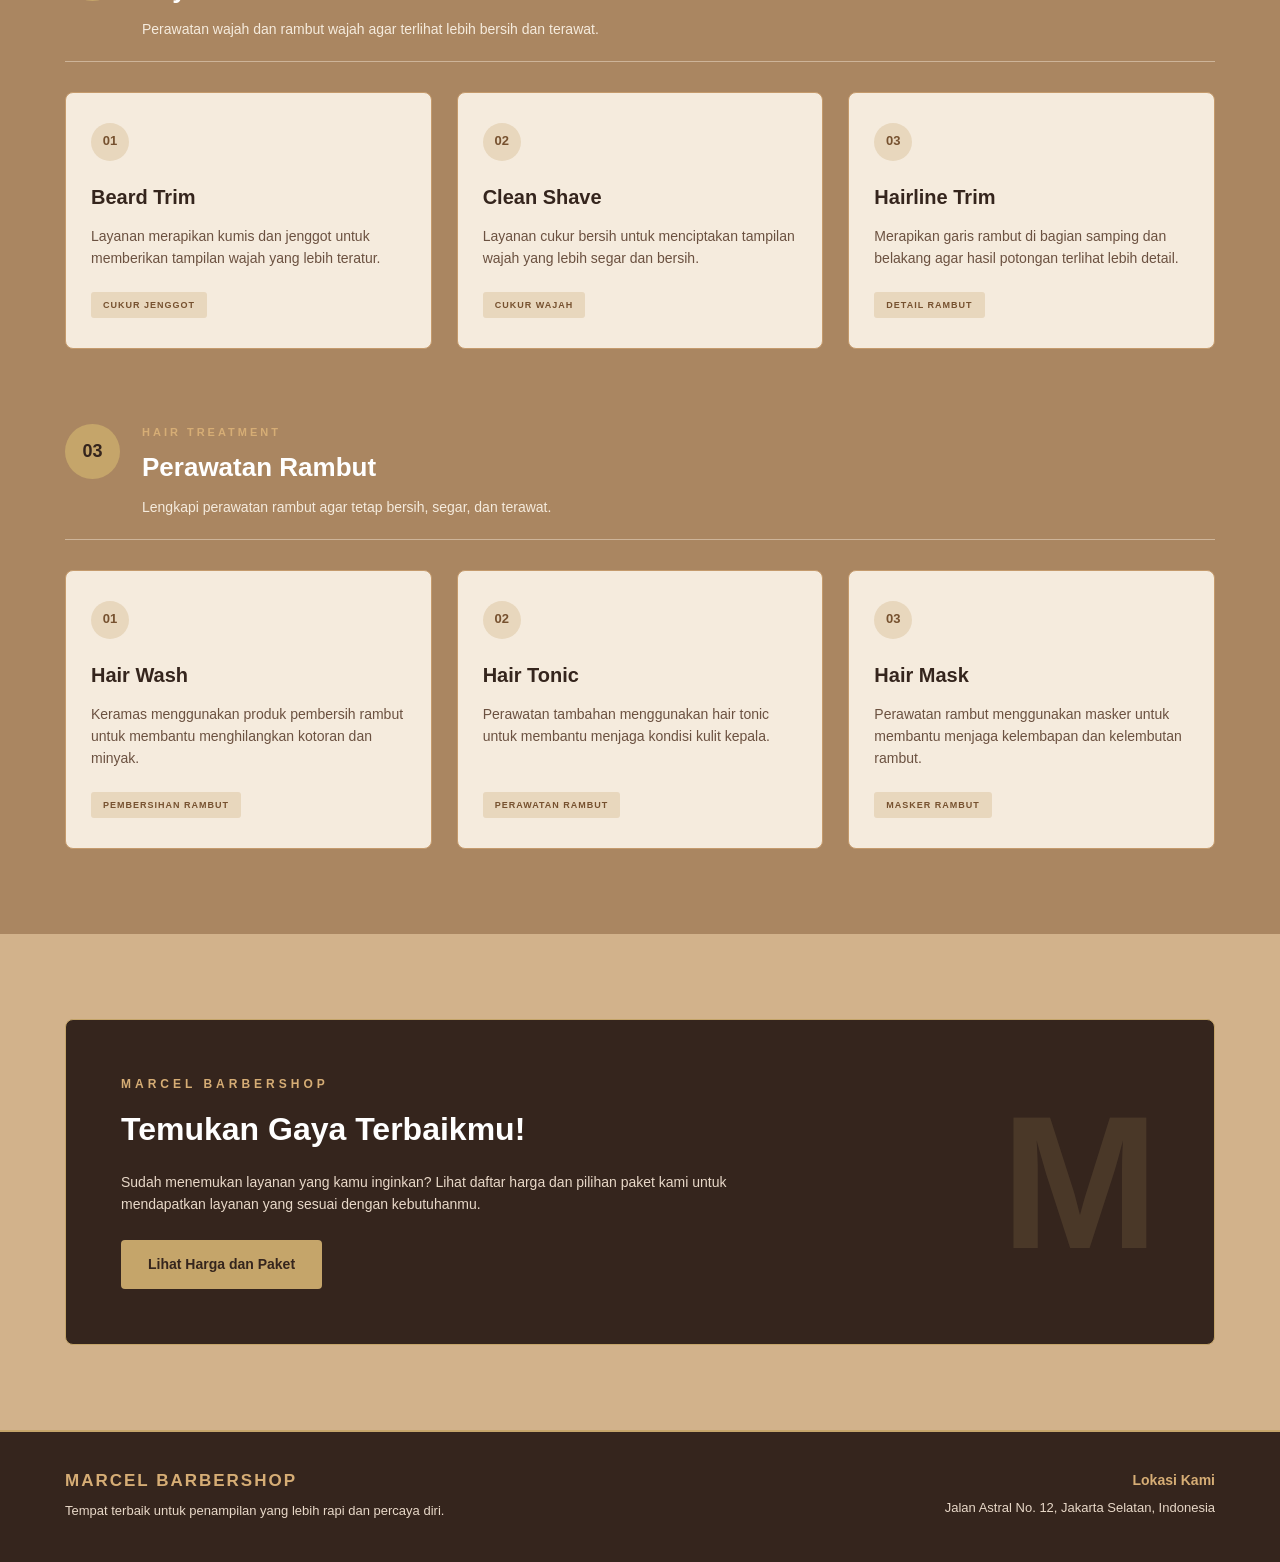
<file: assets/pages/product.html>
<!DOCTYPE html>
<html lang="id">
<head>
    <meta charset="UTF-8">
    <meta name="viewport" content="width=device-width, initial-scale=1.0">
    <meta name="description" content="Daftar layanan potong rambut, cukur, dan perawatan Marcel Barbershop.">

    <title>Produk dan Layanan | Marcel Barbershop</title>

    <link rel="stylesheet" href="/assets/styles/global.css">
    <link rel="stylesheet" href="/assets/styles/product.css">
</head>

<body class="products-page">

    <!-- Header -->
    <header class="products-header">
        <div class="products-container products-header-inner">

            <!-- Logo -->
            <a href="/assets/pages/product.html" class="products-brand">
                <img
                    src="/assets/images/logo/logo_barber_marcel-removebg-preview.png"
                    alt="Logo Marcel Barbershop"
                    class="products-brand-logo"
                >
            </a>

            
            <nav class="products-nav" aria-label="Navigasi utama">
                <ul>
                    <li><a href="/index.html">Beranda</a></li>
                    <li><a href="/assets/pages/about.html">Tentang Kami</a></li>
                    <li>
                        <a href="/assets/pages/product.html" class="active" aria-current="page">
                            Layanan
                        </a>
                    </li>
                    <li><a href="/assets/pages/pricing.html">Harga</a></li>
                    <li><a href="/assets/pages/gallery.html">Galeri</a></li>
                    <li><a href="/assets/pages/contact.html">Kontak</a></li>
                </ul>
            </nav>

        </div>
    </header>

    <main>

        
        <section class="products-hero">
            <div class="products-container">

                <p class="products-subtitle">MARCEL BARBERSHOP</p>

                <h1>Produk dan Layanan Kami</h1>

                <p class="products-hero-description">
                    Temukan berbagai pilihan layanan potong rambut,
                    cukur, dan perawatan rambut untuk menunjang
                    penampilanmu agar selalu rapi dan percaya diri.
                </p>

                <a href="#layanan" class="products-button">
                    Jelajahi Layanan
                </a>

            </div>
        </section>

        
        <section class="products-introduction">
            <div class="products-container">

                <div class="products-intro-content">

                    <p class="products-subtitle">
                        PELAYANAN TERBAIK UNTUKMU
                    </p>

                    <h2>Tampil Rapi, Tampil Percaya Diri</h2>

                    <p>
                        Marcel Barbershop menghadirkan berbagai pilihan
                        layanan perawatan rambut dan wajah dengan
                        pelayanan yang nyaman. Setiap pelanggan dapat
                        memilih gaya sesuai keinginan dan kebutuhannya.
                    </p>

                </div>

            </div>
        </section>

        
        <section class="products-services" id="layanan">
            <div class="products-container">

                <div class="products-section-heading">

                    <p class="products-subtitle">PILIHAN LAYANAN</p>

                    <h2>Layanan Marcel Barbershop</h2>

                    <p>
                        Pilih layanan favoritmu dari tiga kategori
                        perawatan yang tersedia.
                    </p>

                </div>

                
                <div class="products-category">

                    <div class="products-category-heading">
                        <span class="products-category-number">01</span>

                        <div>
                            <p class="products-category-label">
                                HAIR STYLING
                            </p>

                            <h3>Layanan Potong Rambut</h3>

                            <p>
                                Berbagai pilihan potongan rambut
                                untuk menunjang gaya dan penampilanmu.
                            </p>
                        </div>
                    </div>

                    <div class="products-card-grid">

                        <article class="products-card">

                            <div class="products-card-number">01</div>

                            <h4>Classic Haircut</h4>

                            <p>
                                Potongan rambut klasik dengan hasil
                                rapi dan bersih untuk penampilan
                                sehari-hari.
                            </p>

                            <span class="products-card-tag">
                                POTONG RAMBUT
                            </span>

                        </article>

                        <article class="products-card">

                            <div class="products-card-number">02</div>

                            <h4>Modern Haircut</h4>

                            <p>
                                Potongan rambut modern dengan berbagai
                                pilihan model sesuai tren dan keinginan
                                pelanggan.
                            </p>

                            <span class="products-card-tag">
                                POTONG RAMBUT
                            </span>

                        </article>

                        <article class="products-card">

                            <div class="products-card-number">03</div>

                            <h4>Haircut + Styling</h4>

                            <p>
                                Potong rambut dilengkapi penataan
                                menggunakan produk styling agar
                                rambut terlihat lebih menarik.
                            </p>

                            <span class="products-card-tag">
                                STYLING RAMBUT
                            </span>

                        </article>

                    </div>
                </div>

                
                <div class="products-category">

                    <div class="products-category-heading">
                        <span class="products-category-number">02</span>

                        <div>
                            <p class="products-category-label">
                                FACIAL GROOMING
                            </p>

                            <h3>Layanan Cukur</h3>

                            <p>
                                Perawatan wajah dan rambut wajah agar
                                terlihat lebih bersih dan terawat.
                            </p>
                        </div>
                    </div>

                    <div class="products-card-grid">

                        <article class="products-card">

                            <div class="products-card-number">01</div>

                            <h4>Beard Trim</h4>

                            <p>
                                Layanan merapikan kumis dan jenggot
                                untuk memberikan tampilan wajah
                                yang lebih teratur.
                            </p>

                            <span class="products-card-tag">
                                CUKUR JENGGOT
                            </span>

                        </article>

                        <article class="products-card">

                            <div class="products-card-number">02</div>

                            <h4>Clean Shave</h4>

                            <p>
                                Layanan cukur bersih untuk menciptakan
                                tampilan wajah yang lebih segar
                                dan bersih.
                            </p>

                            <span class="products-card-tag">
                                CUKUR WAJAH
                            </span>

                        </article>

                        <article class="products-card">

                            <div class="products-card-number">03</div>

                            <h4>Hairline Trim</h4>

                            <p>
                                Merapikan garis rambut di bagian
                                samping dan belakang agar hasil
                                potongan terlihat lebih detail.
                            </p>

                            <span class="products-card-tag">
                                DETAIL RAMBUT
                            </span>

                        </article>

                    </div>
                </div>

                
                <div class="products-category">

                    <div class="products-category-heading">
                        <span class="products-category-number">03</span>

                        <div>
                            <p class="products-category-label">
                                HAIR TREATMENT
                            </p>

                            <h3>Perawatan Rambut</h3>

                            <p>
                                Lengkapi perawatan rambut agar tetap
                                bersih, segar, dan terawat.
                            </p>
                        </div>
                    </div>

                    <div class="products-card-grid">

                        <article class="products-card">

                            <div class="products-card-number">01</div>

                            <h4>Hair Wash</h4>

                            <p>
                                Keramas menggunakan produk pembersih
                                rambut untuk membantu menghilangkan
                                kotoran dan minyak.
                            </p>

                            <span class="products-card-tag">
                                PEMBERSIHAN RAMBUT
                            </span>

                        </article>

                        <article class="products-card">

                            <div class="products-card-number">02</div>

                            <h4>Hair Tonic</h4>

                            <p>
                                Perawatan tambahan menggunakan
                                hair tonic untuk membantu menjaga
                                kondisi kulit kepala.
                            </p>

                            <span class="products-card-tag">
                                PERAWATAN RAMBUT
                            </span>

                        </article>

                        <article class="products-card">

                            <div class="products-card-number">03</div>

                            <h4>Hair Mask</h4>

                            <p>
                                Perawatan rambut menggunakan masker
                                untuk membantu menjaga kelembapan
                                dan kelembutan rambut.
                            </p>

                            <span class="products-card-tag">
                                MASKER RAMBUT
                            </span>

                        </article>

                    </div>
                </div>

            </div>
        </section>

        
        <section class="products-cta">
            <div class="products-container">

                <div class="products-cta-content">

                    <p class="products-subtitle">
                        MARCEL BARBERSHOP
                    </p>

                    <h2>Temukan Gaya Terbaikmu!</h2>

                    <p>
                        Sudah menemukan layanan yang kamu inginkan?
                        Lihat daftar harga dan pilihan paket kami
                        untuk mendapatkan layanan yang sesuai
                        dengan kebutuhanmu.
                    </p>

                    <a href="/assets/pages/pricing.html" class="products-button">
                        Lihat Harga dan Paket
                    </a>

                </div>

                <div class="products-cta-decoration">
                    M
                </div>

            </div>
        </section>

    </main>

    <!-- Footer -->
    <footer class="products-footer">
        <div class="products-container">

            <div class="products-footer-content">

                <div class="products-footer-brand">
                    <h2>MARCEL BARBERSHOP</h2>

                    <p>
                        Tempat terbaik untuk penampilan
                        yang lebih rapi dan percaya diri.
                    </p>
                </div>

                <div class="products-footer-location">
                    <h3>Lokasi Kami</h3>

                    <p>
                        Jalan Astral No. 12, Jakarta Selatan,
                        Indonesia
                    </p>
                </div>
    </footer>

</body>
</html>
</file>
<file: assets/styles/global.css>
nav {
    width: 100%;
    height: 80px;

    display: flex;
    align-items: center;
    justify-content: space-between;

    padding: 0 7%;

    background-color: rgba(53, 35, 27, 0.88);
    border-bottom: 2px solid #C6A15B;

    position: relative;
    z-index: 1000;
}

/* LOGO */
nav .logo {
    display: flex;
    align-items: center;
    justify-content: center;

    width: 150px;
    height: 100px;
    flex-shrink: 0;
}

nav .logo img {
    width: 100%;
    height: 100%;

    object-fit: contain;
}

/* MENU */
nav .menu {
    display: flex;
    align-items: center;
    gap: 35px;
}

nav .menu a {

    color: #F5E9D5;

    text-decoration: none;
    font-size: 17px;
    font-weight: bold;

    transition: color 0.3s ease;
}


/* HOVER */
nav .menu a:hover {
    color: #D5AE68;
}

/* ACTIVE */
nav .menu a.active {
    color: #D5AE68;
}
</file>
<file: assets/styles/index.css>
* {
    margin: 0;
    padding: 0;
    box-sizing: border-box;
}

body {
    font-family: Arial, Helvetica, sans-serif;
    background-color: #d4b187;
}


/* NAV */

nav {
    display: flex;
    align-items: center;
    gap: 32px;
}

nav a {
    color: #f5eee5;

    text-decoration: none;

    font-size: 16px;

    transition: 0.3s;
}

nav a:hover {
    color: #d4ad72;
}

nav a.active {
    color: #d4ad72;
}


/* HERO */

.hero {
    height: 580px;

    background:
        linear-gradient(
            rgba(65, 43, 31, 0.78),
            rgba(65, 43, 31, 0.78)
        ),
        url("/assets/images/hero/bg_barber.jpeg");

    background-size: cover;
    background-position: center;
    background-repeat: no-repeat;

    display: flex;

    align-items: center;
    justify-content: center;

    text-align: center;
}


.hero-content {
    width: 900px;
}


/* SUBTITLE */

.hero h4 {
    color: #d5b477;

    font-size: 15px;

    letter-spacing: 6px;

    margin-bottom: 23px;
}


/* JUDUL */

.hero h1 {
    color: #ffffff;

    font-size: 64px;

    font-weight: bold;

    margin-bottom: 28px;
}


.hero p {
    color: #e5d9cc;

    font-size: 20px;

    line-height: 1.8;

    margin-bottom: 38px;
}


/* BUTTON */

.btn {
    display: inline-block;

    background-color: #d1ad75;

    color: #38251b;

    text-decoration: none;

    font-size: 16px;

    font-weight: bold;

    padding: 21px 38px;

    border-radius: 5px;

    transition: 0.3s;
}

.btn:hover {
    background-color: #f0d19a;
}


.bottom-section {
    height: 90px;

    background: linear-gradient(
        90deg,
        #bd9868,
        #e0bd8c,
        #bd9868
    );
}


/* FOOTER */

footer {
    height: 92px;

    background-color: #352219;

    color: #d5b477;

    display: flex;

    align-items: center;
    justify-content: center;

    text-align: center;

    font-size: 16px;

    border-bottom: 18px solid #d4b187;
}
</file>
<file: assets/styles/about.css>
* {
    box-sizing: border-box;
}


main {
    margin: 0;
    padding: 0;
}


.event {
    padding: 15px;
    margin-top: -80px;
}


/* Background */
body {
    background-image:  url('/assets/images/hero/bg_barber.jpeg');
    background-size: cover;
    background-repeat: no-repeat;
    background-position: top center;
    margin: 0;
    padding: 0;
}

/* Judul */
.title {
    text-align: center;
    padding-top: 30px;
}

h1 {
    font-size: 65px;
    margin-bottom: 1px;
    color: #4A2C1A;
}

h3 {
    font-size: 20px;
    color: #6B4226;
    margin-bottom: 5px;
}


/* garis */
.line {
    border: none;
    height: 2px;
    background-color: #8B5E3C;
    position: relative;
    top: -10px;
    
}


/* isi */
.paragraph {
    border: #653e28 solid 2px;
    background-color: #cd9b6f;
}

p {
    padding: 10px;
    padding-top: 5px;
    font-size: 20px;
    justify-content: baseline;
    color: #3a291c;
}


/* list */
.list {
    padding: 10px;
    display: flex;
    gap: 20px;
    justify-content: space-between;
    margin-top: 50px;
}


.centang {
    color: #3a291c;
    padding-left: 5px ;
    font-size: 20px;
    text-align: left;
    border: #653e28 solid 3px;
    border-radius: 6px;
    background-color: #875335;
    width: 150px;
    flex: 1;
}


/* beranda */
a {
    display: block;
    text-align: center;
    padding-top: 50px;
    color: #4A2C1A;
}

a:hover {
    color: #7e5f44;
    transition: 0.2s;
}



nav .menu {
    padding-bottom: 45px;
}


/* Profile */
.profile {
    text-align: center;
    margin: 30px 0;
}

.marcel {
    display: inline-block;
    padding: 14px 36px;
    background-color: #653e28;
    color: #cd9b6f;
    font-weight: bold;
    border: 2px solid #653e28;
    border-radius: 8px;
    transition: all 0.25s ease;
}

.marcel:hover {
    background-color: #41281a;
    color: #987353;
    border-color: #462b1b;
    transform: translateY(-2px);
}

.marcel:active {
    transform: translateY(2px);
}
</file>
<file: assets/styles/barber.css>
/* PROFILE SECTION */

* {
    margin: 0;
    padding: 0;
    box-sizing: border-box;
}

nav {
    width: 100%;
    height: 80px;
}


.profile-section {
    min-height: 100vh;
    padding: 55px 20px 90px;

    background-image:
        linear-gradient(
            rgba(210, 181, 139, 0.65),
            rgba(210, 181, 139, 0.65)
        ),
        url("/assets/images/hero/bg_barber.jpeg");

    background-size: cover;
    background-position: center;
    background-repeat: no-repeat;
    background-attachment: fixed;
}


.profile-header {
    text-align: center;

    margin-bottom: 55px;
}

.profile-subtitle {
    display: block;

    color: #a77b42;

    font-size: 13px;
    font-weight: bold;

    letter-spacing: 5px;

    margin-bottom: 12px;
}

.profile-header h1 {
    color: #352219;

    font-family: Georgia, 'Times New Roman', serif;

    font-size: 38px;
    font-weight: bold;

    margin-bottom: 15px;
}

.profile-header p {
    color: #65442f;

    font-size: 16px;

    line-height: 1.8;

    max-width: 650px;

    margin: auto;
}

.title-line {
    width: 90px;
    height: 3px;

    background: #bd914e;

    margin: 22px auto 0;

    border-radius: 5px;
}


.barber-container {

    max-width: 1050px;

    margin: 0 auto;

    display: grid;

    grid-template-columns: repeat(2, 1fr);

    gap: 40px 45px;

}

.barber-card {

    position: relative;

    background: linear-gradient(
        145deg,
        #fffaf2,
        #f0dfc5
    );

    border: 1px solid #c9a46e;

    border-radius: 12px;

    padding: 35px 30px;

    min-height: 360px;

    display: flex;

    flex-direction: column;

    align-items: center;

    justify-content: center;

    text-align: center;

    box-shadow:
        0 8px 20px rgba(53, 34, 25, 0.20);

    overflow: hidden;

    transition: all 0.35s ease;

}


.barber-card::before {

    content: "";

    position: absolute;

    top: 0;
    left: 0;

    width: 100%;
    height: 5px;

    background: linear-gradient(
        90deg,
        #8c642f,
        #e2c17e,
        #a77b42
    );

}


.barber-card:hover {

    transform: translateY(-8px);

    box-shadow:
        0 15px 30px rgba(53, 34, 25, 0.30);

    border-color: #b58b4c;

}

.barber-image {

    width: 175px;
    height: 175px;

    border-radius: 50%;

    padding: 5px;

    background: linear-gradient(
        135deg,
        #8c642f,
        #e5c77f,
        #a77b42
    );

    margin-bottom: 25px;

    box-shadow:
        0 5px 15px rgba(53, 34, 25, 0.20);

    transition: 0.35s ease;

}


.barber-image img {

    width: 100%;
    height: 100%;

    object-fit: cover;

    border-radius: 50%;

    border: 3px solid #fffaf2;

    display: block;

}


.barber-card:hover .barber-image {

    transform: scale(1.05);

}


.barber-info h2 {

    color: #352219;

    font-family: Georgia, 'Times New Roman', serif;

    font-size: 23px;

    font-weight: bold;

    margin-bottom: 12px;

}


.barber-role {

    display: inline-block;

    color: #a36b3f;

    font-size: 14px;

    font-style: italic;

    font-weight: bold;

    letter-spacing: 0.5px;

    margin-bottom: 15px;

}


.barber-info p {

    color: #684b37;

    font-size: 14px;

    line-height: 1.8;

    max-width: 330px;

    margin: auto;

}
</file>
<file: assets/styles/booking.css>
/* MAIN SECTION */

* {
    margin: 0;
    padding: 0;
    box-sizing: border-box;
}

nav {
    width: 100%;
    height: 80px;
}


.booking-section {
    min-height: 100vh;
    padding: 55px 20px 90px;

    display: flex;
    flex-direction: column;
    align-items: center;

    /* BACKGROUND */
    background-image:
        linear-gradient(
            rgba(210, 181, 139, 0.65),
            rgba(210, 181, 139, 0.65)
        ),
        url("/assets/images/hero/bg_barber.jpeg");

    background-size: cover;
    background-position: center;
    background-repeat: no-repeat;
    background-attachment: fixed;
}


/* HEADER */

.booking-header {

    text-align: center;

    max-width: 700px;

    margin-bottom: 40px;

}

.booking-header span {

    display: block;

    color: #9b713c;

    font-size: 13px;

    font-weight: bold;

    letter-spacing: 5px;

    margin-bottom: 12px;

}

.booking-header h1 {

    font-family: Georgia, 'Times New Roman', serif;

    font-size: 40px;

    color: #352219;

    margin-bottom: 15px;

}

.booking-header p {

    color: #684b37;

    font-size: 15px;

    line-height: 1.8;

}

.booking-line {

    width: 90px;

    height: 3px;

    background: #bd914e;

    border-radius: 5px;

    margin: 20px auto 0;

}


.booking-form-card {

    width: 100%;

    max-width: 780px;

    padding: 42px 45px;

    background: linear-gradient(
        145deg,
        #fffaf2,
        #f0dfc5
    );

    border: 1px solid #c9a46e;

    border-radius: 12px;

    box-shadow:
        0 10px 30px rgba(53, 34, 25, 0.25);

    position: relative;

    overflow: hidden;

}

.booking-form-card::before {

    content: "";

    position: absolute;

    top: 0;
    left: 0;

    width: 100%;
    height: 5px;

    background: linear-gradient(
        90deg,
        #8c642f,
        #e2c17e,
        #a77b42
    );

}

.card-heading {

    text-align: center;

    margin-bottom: 35px;

}

.card-heading h2 {

    font-family: Georgia, 'Times New Roman', serif;

    color: #352219;

    font-size: 27px;

    margin-bottom: 10px;

}

.card-heading p {

    color: #876547;

    font-size: 14px;

}


.form-row {

    display: grid;

    grid-template-columns: repeat(2, 1fr);

    gap: 22px;

}

.form-group {

    display: flex;

    flex-direction: column;

    margin-bottom: 23px;

}

.form-group label {

    color: #543626;

    font-size: 14px;

    font-weight: bold;

    margin-bottom: 10px;

}

.form-group input,
.form-group select,
.form-group textarea {

    width: 100%;

    padding: 15px 16px;

    border: 1px solid #c9a46e;

    border-radius: 7px;

    background: #fffaf2;

    color: #352219;

    font-family: Arial, Helvetica, sans-serif;

    font-size: 14px;

    outline: none;

    transition: 0.3s;

}

.form-group input,
.form-group select {

    height: 50px;

}

.form-group textarea {

    min-height: 110px;

    resize: vertical;

}


.form-group input:focus,
.form-group select:focus,
.form-group textarea:focus {

    border-color: #9b713c;

    box-shadow:
        0 0 0 3px rgba(201, 164, 110, 0.2);

}

.booking-button {

    width: 100%;

    padding: 17px;

    margin-top: 5px;

    border: none;

    border-radius: 7px;

    background: #352219;

    color: #e4c28a;

    font-size: 15px;

    font-weight: bold;

    cursor: pointer;

    transition: 0.3s;

}

.booking-button:hover {

    background: #9b713c;

    color: #fffaf2;

    transform: translateY(-2px);

    box-shadow:
        0 6px 15px rgba(53, 34, 25, 0.2);

}

.form-footer {

    text-align: center;

    color: #967653;

    font-size: 12px;

    margin-top: 20px;

}
</file>
<file: assets/styles/contact.css>
/* KONTAK */

* {
    margin: 0;
    padding: 0;
    box-sizing: border-box;
}

nav {
    width: 100%;
    height: 80px;
}
.contact-section {
    padding: 85px 0 100px;

    background-image:
        linear-gradient(
            rgba(243, 234, 219, 0.35),
            rgba(243, 234, 219, 0.35)
        ),
        url("/assets/images/hero/bg_barber.jpeg");

    background-size: cover;
    background-position: center;
    background-repeat: no-repeat;
}

.section-heading {
    text-align: center;
    margin-bottom: 60px;
}

.section-heading span,
.form-heading span {
    color: #ad8950;
    font-size: 13px;
    font-weight: bold;
    letter-spacing: 5px;
}

.section-heading h2 {
    font-family: Georgia, serif;
    font-size: 36px;
    color: #38271c;
    margin: 18px 0;
}

.section-heading p {
    font-size: 15px;
    color: #79695b;
    line-height: 1.8;
}

.contact-container {
    width: 1100px;
    margin: auto;

    display: flex;
    gap: 45px;
    align-items: stretch;
}


/* DETAIL KONTAK */

.contact-details {
    width: 440px;
    display: flex;
    flex-direction: column;
    gap: 20px;
}

.contact-card {
    min-height: 125px;
    background-color: #fffaf1;
    border-left: 5px solid #c5a36b;

    padding: 25px;
    display: flex;
    align-items: center;
    gap: 22px;

    box-shadow: 0 5px 18px rgba(60, 40, 25, 0.07);
    transition: 0.3s;
}

.contact-card:hover {
    transform: translateX(7px);
    box-shadow: 0 8px 22px rgba(60, 40, 25, 0.13);
}

.contact-icon {
    width: 55px;
    height: 55px;
    min-width: 55px;

    background-color: #39261b;
    color: #d6b778;

    display: flex;
    justify-content: center;
    align-items: center;

    border-radius: 50%;
    font-size: 27px;
}

.contact-card h3 {
    color: #3b291d;
    font-family: Georgia, serif;
    font-size: 19px;
    margin-bottom: 9px;
}

.contact-card p {
    color: #79695b;
    font-size: 13px;
    line-height: 1.8;
}


/* FORM KONTAK */

.contact-form {
    width: 615px;
    background-color: #fffaf1;
    padding: 40px 45px;

    box-shadow: 0 8px 25px rgba(60, 40, 25, 0.09);
    border-radius: 5px;
}

.form-heading {
    margin-bottom: 30px;
}

.form-heading h2 {
    font-family: Georgia, serif;
    font-size: 32px;
    color: #39261b;
    margin: 13px 0;
}

.form-heading p {
    font-size: 14px;
    color: #817163;
    line-height: 1.8;
}

.form-group {
    margin-bottom: 22px;
}

.form-group label {
    display: block;
    color: #493426;
    font-size: 14px;
    font-weight: bold;
    margin-bottom: 10px;
}

.form-group input,
.form-group textarea {
    width: 100%;
    padding: 15px;

    border: 1px solid #dfd1bc;
    background-color: #fdf9f1;

    font-family: Arial, sans-serif;
    font-size: 14px;
    color: #39261b;

    outline: none;
}

.form-group input:focus,
.form-group textarea:focus {
    border-color: #b28d51;
}

.form-group textarea {
    resize: vertical;
}

.submit-button {
    width: 100%;
    padding: 17px;

    background-color: #39261b;
    color: #e5c78e;

    border: none;
    font-size: 15px;
    font-weight: bold;

    cursor: pointer;
    transition: 0.3s;
}

.submit-button:hover {
    background-color: #b28d51;
    color: #302017;
}


.location-section {
    padding: 80px 0;
    background-color: #d7c09a;
}

.location-content {
    width: 1100px;
    margin: auto;

    display: flex;
    justify-content: space-between;
    align-items: center;
    gap: 50px;
}

.location-text {
    width: 550px;
}

.location-text span {
    color: #75532c;
    font-weight: bold;
    font-size: 13px;
    letter-spacing: 5px;
}

.location-text h2 {
    color: #38271c;
    font-family: Georgia, serif;
    font-size: 36px;
    margin: 20px 0;
}

.location-text p {
    color: #5f4b39;
    font-size: 15px;
    line-height: 1.9;
}

.location-address {
    margin-top: 20px;
    font-weight: bold;
}

.location-box {
    width: 450px;
    height: 230px;

    background-color: #39261b;
    border: 2px solid #b9975d;

    display: flex;
    flex-direction: column;
    justify-content: center;
    align-items: center;

    color: #d8b875;
    text-align: center;
}

.location-box span {
    font-size: 35px;
    font-family: Georgia, serif;
    letter-spacing: 8px;
}

.location-box h3 {
    margin: 15px 0;
    font-family: Georgia, serif;
    font-size: 22px;
}

.location-box p {
    font-size: 13px;
    color: #f1e5d1;
}


/* FOOTER */

.footer {
    background-color: #302017;
    border-top: 4px solid #c9a96e;
    padding: 45px 0;
    text-align: center;
}

.footer-content h2 {
    color: #d7b879;
    font-family: Georgia, serif;
    font-size: 25px;
    letter-spacing: 4px;
}

.footer-content p {
    color: #d8c5ac;
    font-size: 14px;
    margin: 18px 0;
    line-height: 1.8;
}

.footer-line {
    width: 800px;
    height: 1px;
    background-color: #8e7045;
    margin: 25px auto;
}

.footer-content span {
    color: #c9b08c;
    font-size: 13px;
}
</file>
<file: assets/styles/gallery.css>
main {
    margin: 0px;
    padding: 0;
    flex: 1;

}


.event {
    margin-top: -30px;
}


/* Background */
body {
    background-image: url('/assets/images/hero/bg_barber.jpeg');
    background-size:100% auto;
    background-repeat: no-repeat;
    background-position: top center;
    margin: 0px;
    padding: 0px;

    min-height: 100vh;
    display: flex;
    flex-direction: column;
    margin: 0;
    padding: 0;
}


/* Title below navigation */
.fonttitle {
    margin: 0;
    padding-top: 45px;
}

/* Title */
.title {
    text-align: center;
    font-size: 38px;
    color: #3b2419;
    margin: 30px 0 10px;
}


/* Subtitle */
.subtitle {
    text-align: center;
    font-size: 24px;
    color: #5b3825;
    margin: 0 0 35px;
}


/* Card possition */
.gallery {
    display: flex;
    justify-content: center;
    align-items: stretch;
    gap: 25px;
    width: 95%;
    max-width: 1400px;
    margin: 0 auto;
}


/* Card Border */
.card {
    flex: 1;
    min-width: 0;
    display: flex;
    flex-direction: column;

    background-color: #f5e6ce;
    border: 3px solid #6b422d;
    border-radius: 12px;
    overflow: hidden;
    box-shadow: 0 4px 10px rgba(59, 36, 25, 0.2);
}


.card img {
    display: block;
    width: 100%;
    height: 250px;
    object-fit: cover;
}



/* Information */
.information {
    flex: 1;
    display: flex;
    align-items: center;
    justify-content: center;

    padding: 20px;
    background-color: #f5e6ce;
    color: #3b2419;
    text-align: center;
}


.information p {
    font-size: 18px;
    line-height: 1.5;
    margin: 0;
    overflow-wrap: break-word;
}


/* Index Link */
.back {
    text-align: center;
    margin: 40px 0;
}

.back a {
    color: #5b3825;
    font-size: 18px;
    font-weight: bold;
}



/* Neater Positioning */
@media (max-width: 800px) {
    .gallery {
        flex-direction: column;
        width: 90%;
    }

    .card img {
        height: 250px;
    }

    .title {
        font-size: 30px;
    }

    .subtitle {
        font-size: 20px;
    }
}


nav {
    width: 100%;
    max-width: none;
    box-sizing: border-box;
}

.destination {
    color: #f5e6ce;
    background-color: #3b2419;
    font-size: 20px;
    padding: 12px 3px;
    text-align: center;
    margin-top: 40px 0 0;
    opacity: 0.9;
}
</file>
<file: assets/styles/pricing.css>
.pricing-page {
    margin: 0;
    min-height: 100vh;
    background-color: #C9A477;
    background-image: url("/assets/images/hero/bg_barber.jpeg");
    background-size: cover;
    background-position: center;
    background-repeat: no-repeat;
    background-attachment: fixed;
    color: #35251D;
    font-family: Arial, Helvetica, sans-serif;
    line-height: 1.6;
}

.pricing-page * {
    box-sizing: border-box;
}

.pricing-container {
    width: 90%;
    max-width: 1150px;
    margin: 0 auto;
}

.pricing-page a {
    text-decoration: none;
}

/* HEADER */
.pricing-header {
    width: 100%;
    height: 80px;
    padding: 0;
    background-color: rgba(53, 35, 27, 0.88);
    border-bottom: 2px solid #C6A15B;
    box-sizing: border-box;
}


.pricing-header-inner {
    width: 86%;
    max-width: none;
    height: 100%;
    margin: 0 auto;

    display: flex;
    flex-direction: row;
    justify-content: space-between;
    align-items: center;
    gap: 25px;
}


.pricing-header .pricing-nav {
    width: auto;
    height: auto;

    display: flex;
    align-items: center;
    justify-content: flex-end;

    margin-left: auto;
    padding: 0;

    background-color: transparent;
    border: none;

    position: static;
    z-index: auto;
}

/* LOGO */
.pricing-brand {
    display: flex;
    align-items: center;
    justify-content: center;

    width: 150px;
    height: 100px;
    flex-shrink: 0;
}

.pricing-brand-logo {
    width: 100%;
    height: 100%;
    object-fit: contain;
    display: block;
}

/* NAVIGATION */
.pricing-nav {
    display: flex;
    align-items: center;
    margin-left: auto;
    padding: 0;
}

.pricing-nav ul {
    display: flex;
    align-items: center;
    justify-content: flex-end;
    gap: 35px;

    list-style: none;
    margin: 0;
    padding: 0;
}

.pricing-nav a {
    color: #F5E9D5;
    text-decoration: none;
    font-size: 17px;
    font-weight: bold;
    transition: color 0.3s ease;
}

.pricing-nav a:hover,
.pricing-nav a.active {
    color: #D5AE68;
}


.pricing-hero {
    position: relative;
    background-color: rgba(53, 37, 29, 0.78);
    color: #FFFFFF;
    text-align: center;
    padding: 95px 20px 105px;
}

.pricing-subtitle {
    color: #D6AD75;
    font-size: 12px;
    font-weight: bold;
    letter-spacing: 4px;
    margin: 0 0 10px;
}

.pricing-hero h1 {
    color: #FFFFFF;
    font-size: 48px;
    line-height: 1.2;
    margin: 10px 0 20px;
}

.pricing-hero-description {
    max-width: 620px;
    margin: 0 auto 30px;
    color: #E8D8C8;
    font-size: 16px;
}

/* BUTTON */

.pricing-button {
    display: inline-block;
    background-color: #C5A56A;
    color: #35251D;
    padding: 13px 27px;
    border-radius: 4px;
    font-size: 14px;
    font-weight: bold;
    transition: background-color 0.3s ease,
                transform 0.3s ease;
}

.pricing-button:hover {
    background-color: #E0C28A;
    transform: translateY(-3px);
}


.pricing-section-heading {
    text-align: center;
    max-width: 650px;
    margin: 0 auto 45px;
}

.pricing-section-heading h2 {
    color: #35251D;
    font-size: 32px;
    margin: 5px 0 12px;
}

.pricing-section-heading > p:last-child {
    color: #5B4030;
    margin: 0;
}


.pricing-packages {
    padding: 85px 0;
    background-color: rgba(111, 78, 55, 0.18);
}

.pricing-card-grid {
    display: grid;
    grid-template-columns: repeat(3, 1fr);
    gap: 25px;
    align-items: stretch;
}

.pricing-card {
    position: relative;
    background-color: #F5EBDD;
    color: #35251D;
    border: 1px solid #C49A6C;
    border-radius: 8px;
    padding: 32px 27px;
    display: flex;
    flex-direction: column;
    transition: transform 0.3s ease,
                box-shadow 0.3s ease;
}

.pricing-card:hover {
    transform: translateY(-8px);
    box-shadow: 0 15px 35px rgba(0, 0, 0, 0.20);
}

.pricing-card-featured {
    border: 2px solid #D6AD75;
    box-shadow: 0 8px 25px rgba(0, 0, 0, 0.15);
}

.pricing-popular {
    position: absolute;
    top: -14px;
    left: 50%;
    transform: translateX(-50%);
    background-color: #C5A56A;
    color: #35251D;
    padding: 5px 17px;
    border-radius: 20px;
    font-size: 10px;
    font-weight: bold;
    letter-spacing: 1px;
    white-space: nowrap;
}

.pricing-number {
    display: inline-block;
    color: #98703F;
    font-size: 13px;
    font-weight: bold;
    letter-spacing: 2px;
    margin-bottom: 10px;
}

.pricing-card h3 {
    color: #35251D;
    font-size: 23px;
    margin: 0 0 10px;
}

.pricing-card-description {
    color: #6B5140;
    font-size: 14px;
    min-height: 68px;
    margin: 0;
}

.pricing-price {
    display: flex;
    align-items: baseline;
    flex-wrap: wrap;
    gap: 3px;
    margin: 27px 0 20px;
    color: #35251D;
}

.pricing-currency {
    font-size: 16px;
    font-weight: bold;
}

.pricing-amount {
    font-size: 31px;
    font-weight: bold;
}

.pricing-unit {
    color: #806D5E;
    font-size: 12px;
}

.pricing-card-divider {
    height: 1px;
    background-color: #DCCDB9;
    margin-bottom: 20px;
}

.pricing-features {
    list-style: none;
    padding: 0;
    margin: 0 0 30px;
    flex-grow: 1;
}

.pricing-features li {
    position: relative;
    padding-left: 25px;
    margin-bottom: 13px;
    color: #6B5140;
    font-size: 14px;
}

.pricing-features li::before {
    content: "✓";
    position: absolute;
    left: 0;
    color: #98703F;
    font-weight: bold;
}

.pricing-card-button {
    display: block;
    text-align: center;
    padding: 12px;
    border: 1px solid #98703F;
    border-radius: 4px;
    color: #6F4E37;
    font-size: 14px;
    font-weight: bold;
    transition: all 0.3s ease;
}

.pricing-card-button:hover {
    background-color: #C5A56A;
    color: #35251D;
}

.pricing-card-featured .pricing-card-button {
    background-color: #C5A56A;
    color: #35251D;
}

.pricing-card-featured .pricing-card-button:hover {
    background-color: #A9874E;
}

.pricing-extras {
    background-color: rgba(53, 37, 29, 0.90);
    padding: 85px 0;
}

.pricing-extras .pricing-section-heading h2 {
    color: #F5EBDD;
}

.pricing-extras .pricing-section-heading > p:last-child {
    color: #E8D8C8;
}

/* TABLE */

.pricing-table-wrapper {
    overflow-x: auto;
    background-color: #F5EBDD;
    border-radius: 8px;
    border: 1px solid #C49A6C;
}

.pricing-table {
    width: 100%;
    border-collapse: collapse;
    text-align: left;
}

.pricing-table caption {
    padding: 18px;
    color: #6B5140;
    font-size: 13px;
    text-align: left;
}

.pricing-table thead {
    background-color: #35251D;
    color: #FFFFFF;
}

.pricing-table th,
.pricing-table td {
    padding: 17px 20px;
    border-bottom: 1px solid #E0D1BD;
    font-size: 14px;
}

.pricing-table tbody th {
    color: #98703F;
    font-weight: bold;
}

.pricing-table tbody tr {
    transition: background-color 0.3s ease;
}

.pricing-table tbody tr:hover {
    background-color: #EDE0CE;
}

.pricing-table tbody tr:last-child th,
.pricing-table tbody tr:last-child td {
    border-bottom: none;
}

.pricing-table td:last-child {
    color: #76512F;
    font-weight: bold;
    white-space: nowrap;
}


.pricing-information {
    padding: 85px 0;
    background-color: rgba(111, 78, 55, 0.18);
}

.pricing-info-box {
    position: relative;
    overflow: hidden;
    background-color: #35251D;
    color: #FFFFFF;
    border-radius: 8px;
    padding: 55px;
}

.pricing-info-content {
    position: relative;
    z-index: 2;
    max-width: 620px;
}

.pricing-info-box h2 {
    color: #FFFFFF;
    font-size: 31px;
    margin: 5px 0 15px;
}

.pricing-info-box p:not(.pricing-subtitle) {
    color: #E8D8C8;
    margin-bottom: 25px;
}

.pricing-info-decoration {
    position: absolute;
    right: 50px;
    top: 50%;
    transform: translateY(-50%);
    font-size: 170px;
    font-weight: bold;
    line-height: 1;
    color: rgba(197, 165, 106, 0.15);
    pointer-events: none;
}

/* FOOTER */

.pricing-footer {
    background-color: #35251D;
    color: #FFFFFF;
    padding: 35px 0 15px;
    border-top: 2px solid #C5A56A;
}

.pricing-footer-content {
    display: flex;
    align-items: center;
    justify-content: space-between;
    gap: 25px;
    padding-bottom: 25px;
}

.pricing-footer-content h2 {
    color: #D6AD75;
    font-size: 17px;
    letter-spacing: 2px;
    margin: 0 0 7px;
}

.pricing-footer-content h3 {
    color: #D6AD75;
    font-size: 14px;
    margin: 0 0 7px;
}

.pricing-footer-content p {
    color: #E8D8C8;
    font-size: 13px;
    margin: 0;
}

.pricing-footer-location {
    text-align: right;
}
</file>
<file: assets/styles/product.css>
.products-page {
    margin: 0;
    min-height: 100vh;

    background-color: #C9A477;
    background-image: url("/assets/images/hero/bg_barber.jpeg");
    background-size: cover;
    background-position: center;
    background-repeat: no-repeat;
    background-attachment: fixed;

    color: #35251D;
    font-family: Arial, Helvetica, sans-serif;
    line-height: 1.6;
}

.products-page * {
    box-sizing: border-box;
}

.products-container {
    width: 90%;
    max-width: 1150px;
    margin: 0 auto;
}

.products-page a {
    text-decoration: none;
}

/* HEADER */
.products-header {
    width: 100%;
    height: 80px;
    padding: 0;
    background-color: rgba(53, 35, 27, 0.88);
    border-bottom: 2px solid #C6A15B;
    box-sizing: border-box;
}

.products-header-inner {
    width: 86%;
    max-width: none;
    height: 100%;
    margin: 0 auto;

    display: flex;
    flex-direction: row;
    justify-content: space-between;
    align-items: center;
    gap: 25px;
}

/* LOGO */
.products-brand {
    display: flex;
    align-items: center;
    justify-content: center;

    width: 150px;
    height: 100px;
    flex-shrink: 0;
}

.products-brand-logo {
    width: 100%;
    height: 100%;
    object-fit: contain;
    display: block;
}

/* NAV */
.products-header .products-nav {
    width: auto;
    height: auto;

    display: flex;
    align-items: center;
    justify-content: flex-end;

    margin-left: auto;
    padding: 0;

    background-color: transparent;
    border: none;

    position: static;
    z-index: auto;
}

.products-nav {
    display: flex;
    align-items: center;
    margin-left: auto;
    padding: 0;
}

.products-nav ul {
    display: flex;
    align-items: center;
    justify-content: flex-end;
    gap: 35px;

    list-style: none;
    margin: 0;
    padding: 0;
}

.products-nav a {
    color: #F5E9D5;
    text-decoration: none;
    font-size: 17px;
    font-weight: bold;
    transition: color 0.3s ease;
}

.products-nav a:hover,
.products-nav a.active {
    color: #D5AE68;
}

.products-hero {
    position: relative;
    overflow: hidden;

    background-color: rgba(53, 37, 29, 0.85);
    color: #FFFFFF;

    text-align: center;

    padding: 100px 20px 110px;
}

.products-subtitle {
    color: #D6AD75;
    font-size: 12px;
    font-weight: bold;
    letter-spacing: 4px;
    margin: 0 0 10px;
}

.products-hero h1 {
    color: #FFFFFF;
    font-size: 46px;
    line-height: 1.2;
    margin: 10px 0 20px;
}

.products-hero-description {
    max-width: 680px;
    margin: 0 auto 30px;
    color: #E8D8C8;
    font-size: 16px;
}

.products-button {
    display: inline-block;

    background-color: #C5A56A;
    color: #35251D;

    padding: 13px 27px;
    border-radius: 4px;

    font-size: 14px;
    font-weight: bold;

    transition:
        background-color 0.3s ease,
        transform 0.3s ease;
}

.products-button:hover {
    background-color: #E0C28A;
    transform: translateY(-3px);
}

.products-introduction {
    padding: 65px 0;
    background-color: rgba(245, 235, 221, 0.88);
}

.products-intro-content {
    max-width: 800px;
    margin: 0 auto;
    text-align: center;
}

.products-intro-content h2 {
    color: #35251D;
    font-size: 32px;
    margin: 5px 0 15px;
}

.products-intro-content p:last-child {
    color: #6B5140;
    font-size: 15px;
    margin: 0;
}

.products-services {
    padding: 85px 0;
    background-color: rgba(111, 78, 55, 0.35);
}

.products-section-heading {
    text-align: center;
    max-width: 680px;
    margin: 0 auto 65px;
}

.products-section-heading h2 {
    color: #FFFFFF;
    font-size: 34px;
    margin: 5px 0 12px;
}

.products-section-heading > p:last-child {
    color: #F5EBDD;
    margin: 0;
}

.products-category {
    margin-bottom: 75px;
}

.products-category:last-child {
    margin-bottom: 0;
}

.products-category-heading {
    display: flex;
    align-items: flex-start;
    gap: 22px;

    margin-bottom: 30px;
    padding-bottom: 20px;

    border-bottom: 1px solid rgba(245, 235, 221, 0.45);
}

.products-category-number {
    min-width: 55px;
    height: 55px;

    display: flex;
    justify-content: center;
    align-items: center;

    background-color: #C5A56A;
    color: #35251D;

    border-radius: 50%;

    font-size: 18px;
    font-weight: bold;
}

.products-category-label {
    color: #D6AD75;
    font-size: 11px;
    font-weight: bold;
    letter-spacing: 3px;
    margin: 0 0 5px;
}

.products-category-heading h3 {
    color: #FFFFFF;
    font-size: 26px;
    margin: 0 0 8px;
}

.products-category-heading div p:last-child {
    color: #F5EBDD;
    font-size: 14px;
    margin: 0;
}

.products-card-grid {
    display: grid;
    grid-template-columns: repeat(3, 1fr);
    gap: 25px;
}

.products-card {
    position: relative;

    background-color: #F5EBDD;
    color: #35251D;

    border: 1px solid #C49A6C;
    border-radius: 8px;

    padding: 30px 25px;
    min-height: 245px;

    display: flex;
    flex-direction: column;
    align-items: flex-start;

    transition:
        transform 0.3s ease,
        box-shadow 0.3s ease,
        background-color 0.3s ease;
}

.products-card:hover {
    transform: translateY(-7px);
    background-color: #FFF9F0;

    box-shadow: 0 15px 30px rgba(0, 0, 0, 0.18);
}

.products-card-number {
    width: 38px;
    height: 38px;

    display: flex;
    justify-content: center;
    align-items: center;

    background-color: #E8D7BD;
    color: #76512F;

    border-radius: 50%;

    font-size: 13px;
    font-weight: bold;

    margin-bottom: 20px;
}

.products-card h4 {
    color: #35251D;
    font-size: 20px;
    margin: 0 0 12px;
}

.products-card p {
    color: #6B5140;
    font-size: 14px;
    margin: 0 0 22px;
    flex-grow: 1;
}

.products-card-tag {
    display: inline-block;

    background-color: #E8D7BD;
    color: #76512F;

    padding: 6px 12px;
    border-radius: 3px;

    font-size: 9px;
    font-weight: bold;
    letter-spacing: 1px;
}

.products-cta {
    padding: 85px 0;
    background-color: rgba(245, 235, 221, 0.2);
}

.products-cta .products-container {
    position: relative;
    overflow: hidden;

    background-color: #35251D;
    border: 1px solid #C5A56A;
    border-radius: 8px;

    padding: 55px;
}

.products-cta-content {
    position: relative;
    z-index: 2;
    max-width: 650px;
}

.products-cta-content h2 {
    color: #FFFFFF;
    font-size: 32px;
    margin: 5px 0 15px;
}

.products-cta-content p:not(.products-subtitle) {
    color: #E8D8C8;
    font-size: 14px;
    margin-bottom: 25px;
}

.products-cta-decoration {
    position: absolute;
    top: 50%;
    right: 55px;

    transform: translateY(-50%);

    color: rgba(197, 165, 106, 0.15);

    font-size: 190px;
    font-weight: bold;
    line-height: 1;

    pointer-events: none;
}

/* FOOTER */

.products-footer {
    background-color: #35251D;
    color: #FFFFFF;

    padding: 35px 0 15px;

    border-top: 2px solid #C5A56A;
}

.products-footer-content {
    display: flex;
    align-items: center;
    justify-content: space-between;

    gap: 25px;
    padding-bottom: 25px;
}

.products-footer-content h2 {
    color: #D6AD75;
    font-size: 17px;
    letter-spacing: 2px;
    margin: 0 0 7px;
}

.products-footer-content h3 {
    color: #D6AD75;
    font-size: 14px;
    margin: 0 0 7px;
}

.products-footer-content p {
    color: #E8D8C8;
    font-size: 13px;
    margin: 0;
}

.products-footer-location {
    text-align: right;
}
</file>
